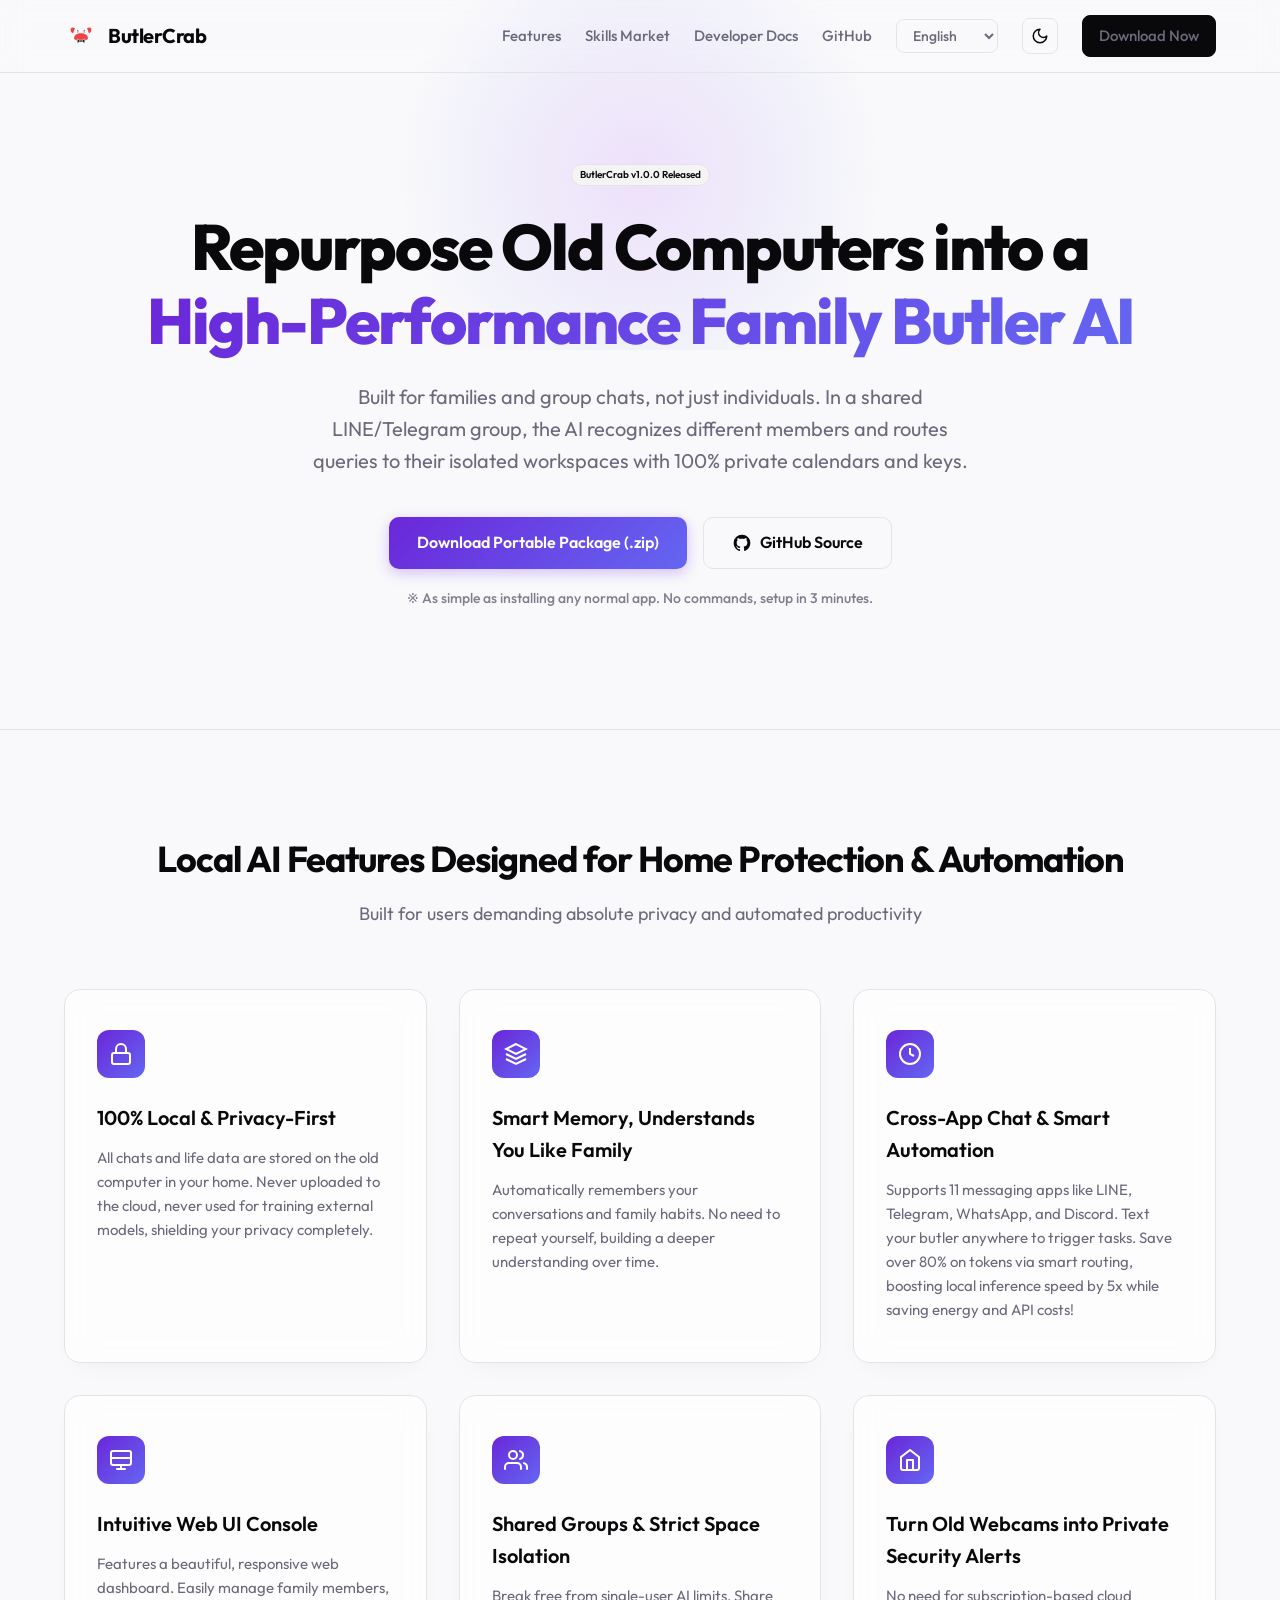
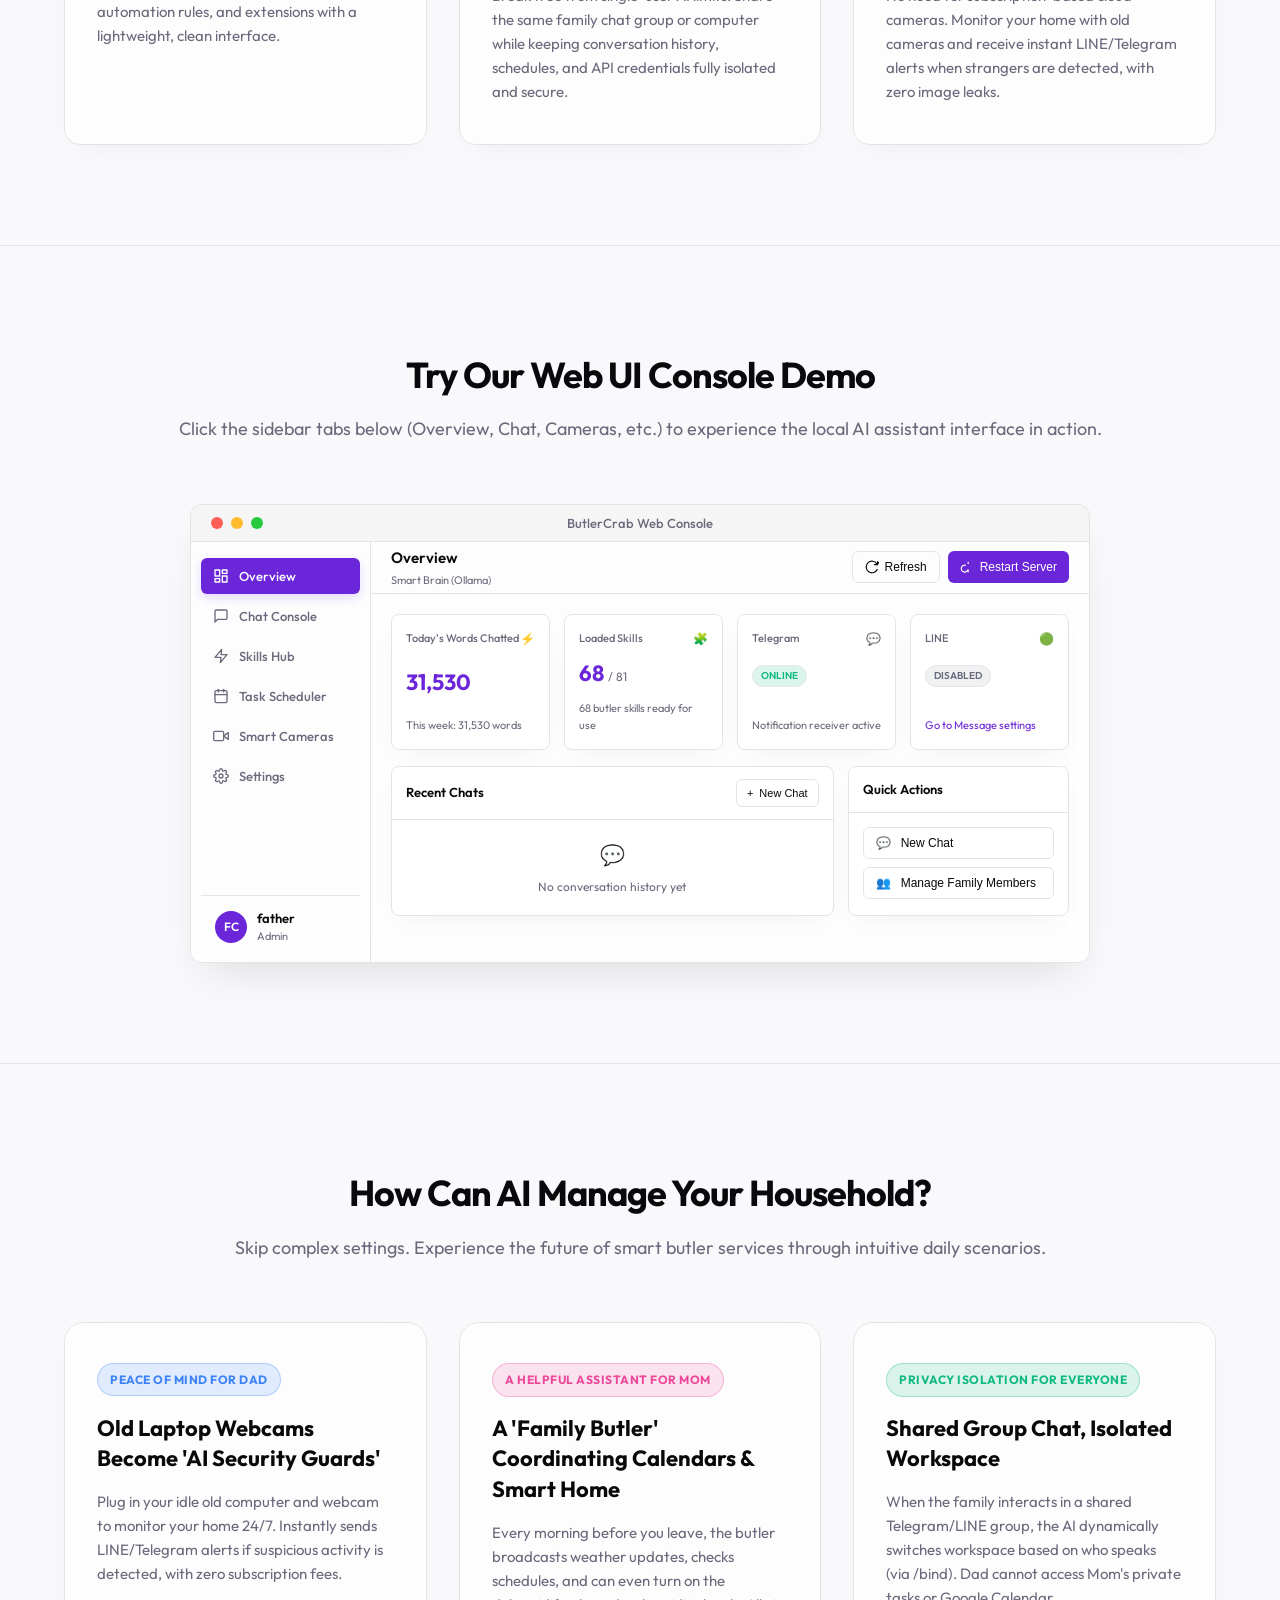
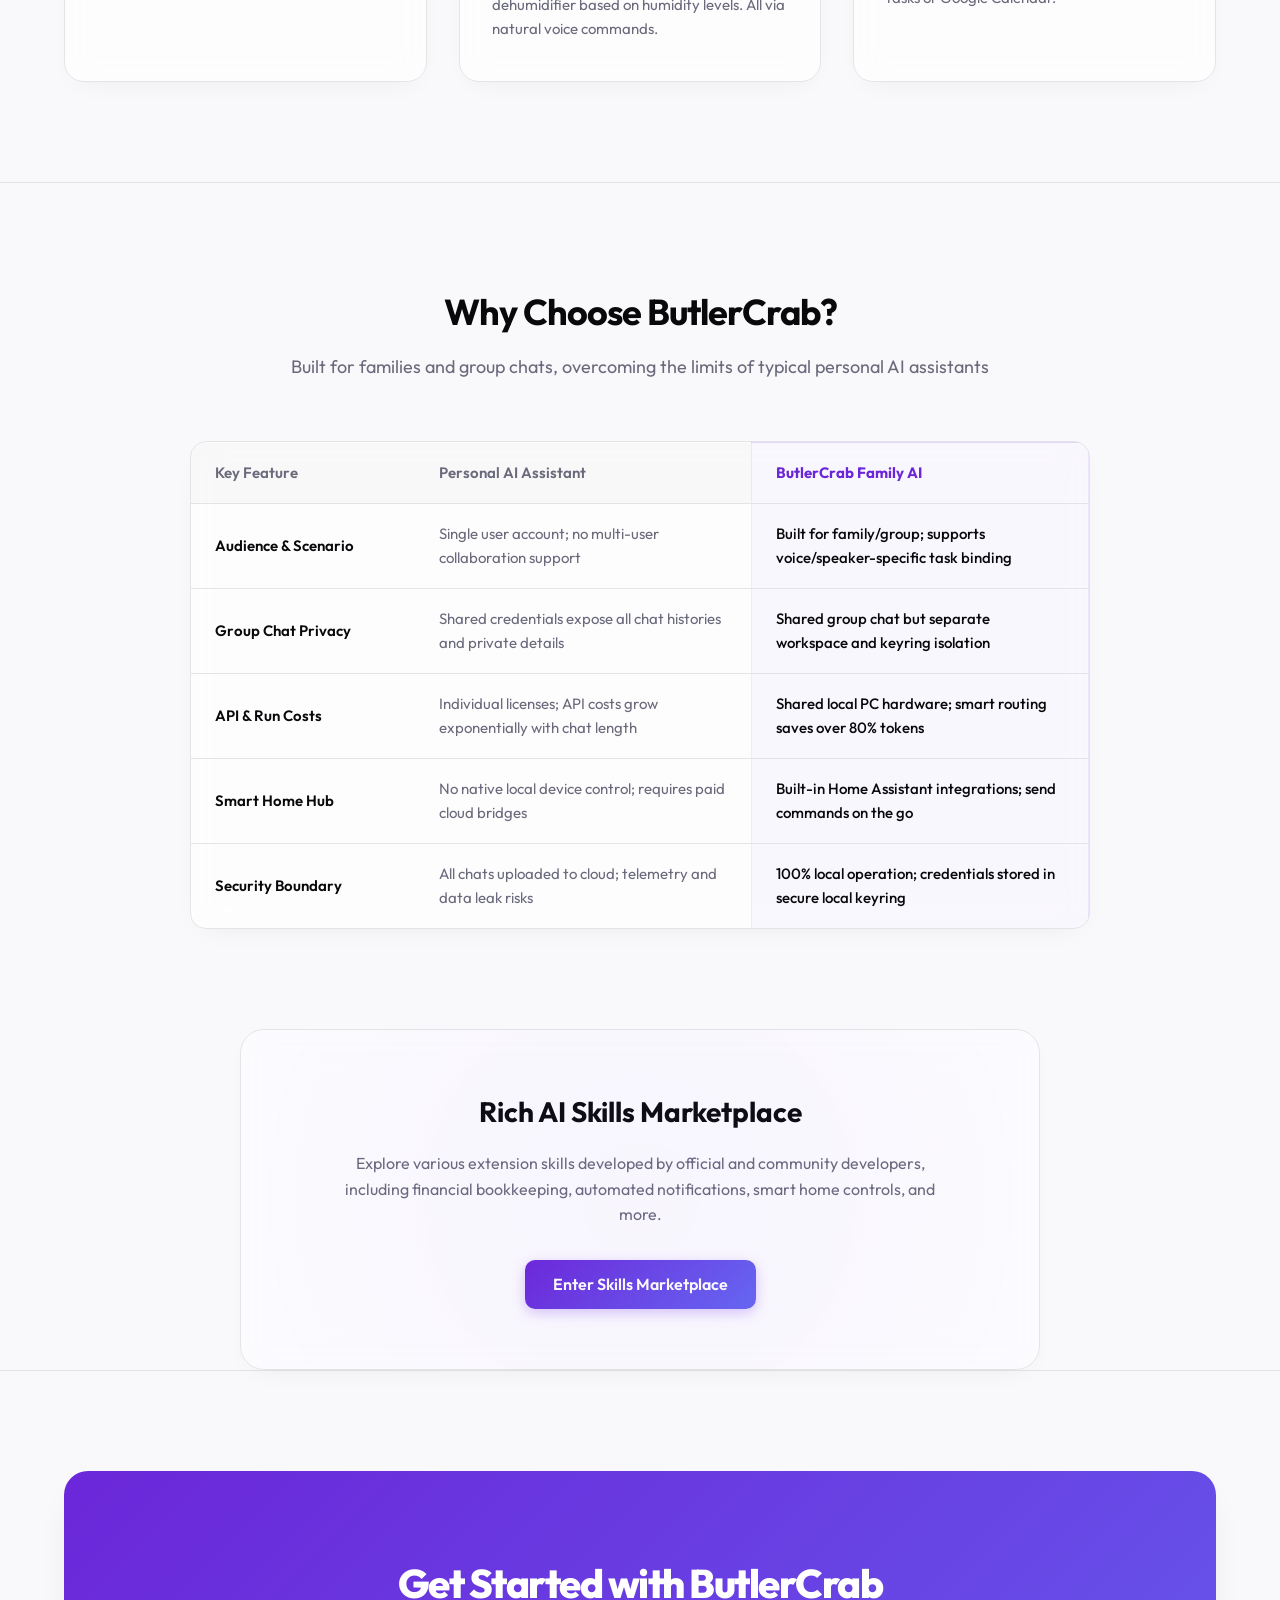
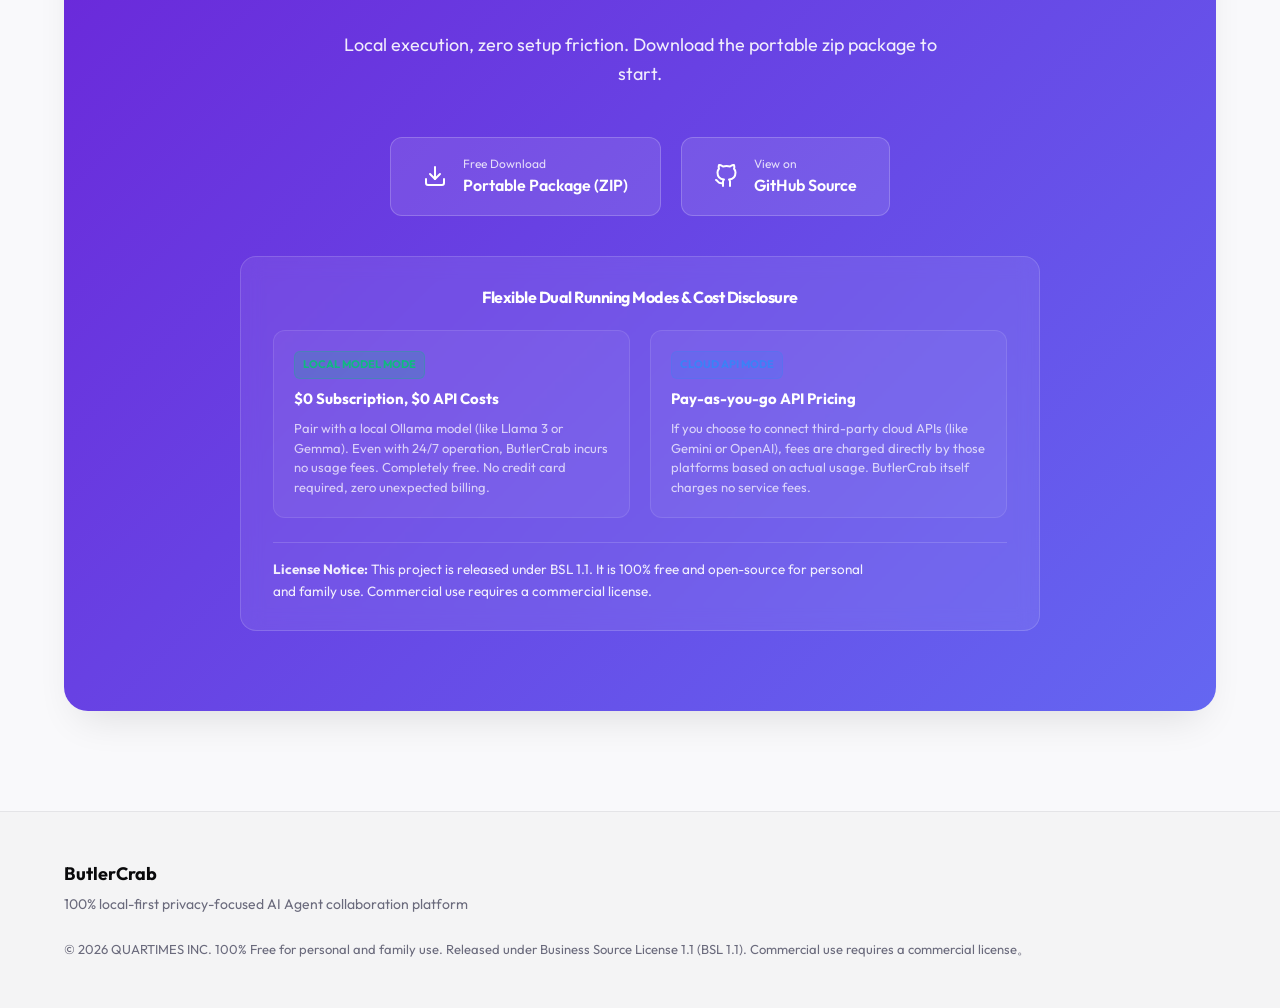
<file: index.html>
<!DOCTYPE html>
<html lang="zh-TW" data-theme="dark">

<head>
  <meta charset="UTF-8">
  <meta name="viewport" content="width=device-width, initial-scale=1.0">
  <title data-i18n="head.title">ButlerCrab — 舊電腦重生成為安全隱私的本地家庭總管 AI</title>
  <meta name="description"
    content="ButlerCrab 讓您家中的舊桌機與舊筆電重生成為 24 小時運行的安全家庭總管 AI，守護居家安全、自動打理日常瑣事，100% 本地運行保護全家隱私。">
  <link rel="icon" type="image/svg+xml" href="favicon.svg">
  <!-- Google Fonts -->
  <link rel="preconnect" href="https://fonts.googleapis.com">
  <link rel="preconnect" href="https://fonts.gstatic.com" crossorigin>
  <link
    href="https://fonts.googleapis.com/css2?family=Outfit:wght@300;400;500;600;700;800&family=JetBrains+Mono:wght@400;500;600&display=swap"
    rel="stylesheet">
  <link rel="stylesheet" href="style.css?v=1.2">
</head>

<body>

  <nav id="navbar">
    <div class="nav-container">
      <a href="#" class="logo" id="nav-logo">
        <svg class="logo-icon" viewBox="0 0 128 128" fill="none" xmlns="http://www.w3.org/2000/svg">
          <path d="M38 72 C38 48, 90 48, 90 72 C90 85, 38 85, 38 72 Z" fill="#ef4444" />
          <path d="M52 46 V50" stroke="#ef4444" stroke-width="4" stroke-linecap="round" />
          <path d="M76 46 V50" stroke="#ef4444" stroke-width="4" stroke-linecap="round" />
          <circle cx="52" cy="42" r="5" fill="#ffffff" />
          <circle cx="76" cy="42" r="5" fill="#ffffff" />
          <circle cx="52" cy="42" r="2" fill="#000000" />
          <circle cx="76" cy="42" r="2" fill="#000000" />
          <path d="M34 54 C18 46, 24 22, 42 36 C36 42, 38 48, 34 54 Z" fill="#ef4444" />
          <path d="M94 54 C110 46, 104 22, 86 36 C92 42, 90 48, 94 54 Z" fill="#ef4444" />
          <!-- Butler Bowtie -->
          <path d="M64 83 L50 75 L50 91 Z" fill="#0f172a" stroke="#ffffff" stroke-width="2" stroke-linejoin="round" />
          <path d="M64 83 L78 75 L78 91 Z" fill="#0f172a" stroke="#ffffff" stroke-width="2" stroke-linejoin="round" />
          <rect x="60" y="79" width="8" height="8" rx="2.5" fill="#1e293b" stroke="#ffffff" stroke-width="1.5" />
        </svg>
        <span>ButlerCrab</span>
      </a>

      <div class="nav-links">
        <a href="#features" id="nav-link-features" data-i18n="nav.features">功能特性</a>
        <a href="marketplace.html" id="nav-link-skills" data-i18n="nav.skills">技能市集</a>
        <a href="https://github.com" target="_blank" id="nav-link-dev" data-i18n="nav.dev_docs">開發者文件</a>
        <a href="https://github.com" target="_blank" id="nav-link-github">GitHub</a>
        <div class="lang-selector-container">
          <select id="lang-select" aria-label="選擇語言">
            <option value="zh-TW">繁體中文</option>
            <option value="en">English</option>
            <option value="ja">日本語</option>
            <option value="zh-CN">简体中文</option>
            <option value="ko">한국어</option>
            <option value="es">Español</option>
            <option value="de">Deutsch</option>
            <option value="fr">Français</option>
          </select>
        </div>
        <button id="theme-toggle" aria-label="切換主題模式">
          <!-- 太陽圖示 -->
          <svg class="sun-icon" viewBox="0 0 24 24" fill="none" stroke="currentColor" stroke-width="2"
            stroke-linecap="round" stroke-linejoin="round">
            <circle cx="12" cy="12" r="4" />
            <path
              d="M12 2v2M12 20v2M4.93 4.93l1.41 1.41M17.66 17.66l1.41 1.41M2 12h2M20 12h2M6.34 17.66l-1.41 1.41M19.07 4.93l-1.41 1.41" />
          </svg>
          <!-- 月亮圖示 -->
          <svg class="moon-icon" viewBox="0 0 24 24" fill="none" stroke="currentColor" stroke-width="2"
            stroke-linecap="round" stroke-linejoin="round">
            <path d="M12 3a6 6 0 0 0 9 9 9 9 0 1 1-9-9Z" />
          </svg>
        </button>
        <a href="#download" class="btn btn-secondary nav-cta" id="nav-btn-download" data-i18n="nav.download">立即下載</a>
      </div>
    </div>
  </nav>

  <!-- 主視覺 Hero 區域 -->
  <section id="hero">
    <div class="hero-glow"></div>
    <div class="container hero-container">
      <div class="badge" id="hero-badge" data-i18n="hero.badge">ButlerCrab v1.0.0 正式發布</div>
      <h1 id="hero-title" data-i18n="hero.title">家裡舊電腦重生成為<br><span class="gradient-text">全家群組隨身的 AI 智慧管家</span></h1>
      <p class="hero-subtitle" id="hero-subtitle" data-i18n="hero.subtitle">
        您的舊桌機、舊筆電就是 24 小時智慧大總管。無需昂貴顯示卡，免訂閱費，在保障 100% 隱私的安全防線下，為全家人守護居家安全、自動打理日常瑣事。
      </p>

      <div class="cta-group">
        <a href="#download" class="btn btn-primary" id="hero-btn-download" data-i18n="hero.btnDownload">免費下載安裝包</a>
        <a href="https://github.com/butlercrab/butlercrab" target="_blank" class="btn btn-outline" id="hero-btn-github">
          <svg viewBox="0 0 24 24" width="20" height="20" fill="currentColor">
            <path
              d="M12 2A10 10 0 0 0 2 12c0 4.42 2.87 8.17 6.84 9.5.5.08.66-.23.66-.5v-1.69c-2.77.6-3.36-1.34-3.36-1.34-.46-1.16-1.11-1.47-1.11-1.47-.9-.62.07-.6.07-.6 1 .07 1.53 1.03 1.53 1.03.9 1.52 2.34 1.07 2.91.83.09-.65.35-1.09.63-1.34-2.22-.25-4.55-1.11-4.55-4.92 0-1.11.38-2 1.03-2.71-.1-.25-.45-1.29.1-2.64 0 0 .84-.27 2.75 1.02.79-.22 1.65-.33 2.5-.33.85 0 1.71.11 2.5.33 1.91-1.29 2.75-1.02 2.75-1.02.55 1.35.2 2.39.1 2.64.65.71 1.03 1.6 1.03 2.71 0 3.82-2.34 4.66-4.57 4.91.36.31.69.92.69 1.85V21c0 .27.16.59.67.5C19.14 20.16 22 16.42 22 12A10 10 0 0 0 12 2z" />
          </svg>
          <span data-i18n="hero.btnGithub">GitHub 原始碼</span>
        </a>
      </div>
      <p class="cta-hint" data-i18n="hero.ctaHint">※ 像安裝一般軟體一樣簡單，3 分鐘內完成設定，免敲任何指令</p>
    </div>
  </section>

  <!-- 功能特性 Section -->
  <section id="features">
    <div class="container">
      <div class="section-header">
        <h2 data-i18n="features.title">強大的本地 AI 功能特性</h2>
        <p data-i18n="features.desc">為追求極致隱私與自動化生產力的使用者而設計</p>
      </div>

      <div class="features-grid">
        <!-- 卡片 1 -->
        <div class="feature-card" id="feature-card-privacy">
          <div class="feature-icon">
            <svg viewBox="0 0 24 24" fill="none" stroke="currentColor" stroke-width="2">
              <rect x="3" y="11" width="18" height="11" rx="2" ry="2" />
              <path d="M7 11V7a5 5 0 0 1 10 0v4" />
            </svg>
          </div>
          <h3 data-i18n="features.f1.title">100% 本地與隱私優先</h3>
          <p data-i18n="features.f1.desc">所有對話、知識庫與排程任務皆在您的本地設備處理。零遙測數據上傳，無須擔心敏感個資與商業機密外洩。</p>
        </div>

        <!-- 卡片 2 -->
        <div class="feature-card" id="feature-card-graphrag">
          <div class="feature-icon">
            <svg viewBox="0 0 24 24" fill="none" stroke="currentColor" stroke-width="2">
              <path d="M12 2L2 7l10 5 10-5-10-5zM2 17l10 5 10-5M2 12l10 5 10-5" />
            </svg>
          </div>
          <h3 data-i18n="features.f2.title">超強記性，像家人一樣懂你</h3>
          <p data-i18n="features.f2.desc">自動記住您說過的每一句話與家庭習慣，不需要每次重複解釋，對話越久越有默契。</p>
        </div>

        <!-- 卡片 3 -->
        <div class="feature-card" id="feature-card-scheduler">
          <div class="feature-icon">
            <svg viewBox="0 0 24 24" fill="none" stroke="currentColor" stroke-width="2">
              <circle cx="12" cy="12" r="10" />
              <polyline points="12 6 12 12 16 14" />
            </svg>
          </div>
          <h3 data-i18n="features.f3.title">跨平台對話與智慧自動化</h3>
          <p data-i18n="features.f3.desc">支援 LINE、Telegram、WhatsApp、Discord 等 11 種常用通訊軟體，出門在外傳訊即可隨身控管總管。搭配獨家工具路由技術，可節省 80% 以上 Token 消耗，使本地推理速度提升 5 倍，且省電省錢！</p>
        </div>

        <!-- 卡片 4 -->
        <div class="feature-card" id="feature-card-webui">
          <div class="feature-icon">
            <svg viewBox="0 0 24 24" fill="none" stroke="currentColor" stroke-width="2" stroke-linecap="round"
              stroke-linejoin="round">
              <rect x="2" y="3" width="20" height="14" rx="2" ry="2" />
              <line x1="2" y1="10" x2="22" y2="10" />
              <line x1="8" y1="21" x2="16" y2="21" />
              <line x1="12" y1="17" x2="12" y2="21" />
            </svg>
          </div>
          <h3 data-i18n="features.f4.title">直覺式 Web UI 控制台</h3>
          <p data-i18n="features.f4.desc">提供精緻的響應式 Web 操作介面。支援輕量級極簡設定，輕鬆配置家庭成員、智慧連動與下載擴充技能。</p>
        </div>

        <!-- 卡片 5 -->
        <div class="feature-card" id="feature-card-multiuser">
          <div class="feature-icon">
            <svg viewBox="0 0 24 24" fill="none" stroke="currentColor" stroke-width="2" stroke-linecap="round"
              stroke-linejoin="round">
              <path d="M17 21v-2a4 4 0 0 0-4-4H5a4 4 0 0 0-4 4v2" />
              <circle cx="9" cy="7" r="4" />
              <path d="M23 21v-2a4 4 0 0 0-3-3.87" />
              <path d="M16 3.13a4 4 0 0 1 0 7.75" />
            </svg>
          </div>
          <h3 data-i18n="features.f5.title">多用戶工作空間隔離</h3>
          <p data-i18n="features.f5.desc">具備完善的用戶管理機制。在同台本機設備上，不同使用者擁有獨立的授權憑證、任務目錄與歷史對話隔離空間。</p>
        </div>

        <!-- 卡片 6 -->
        <div class="feature-card" id="feature-card-smarthome">
          <div class="feature-icon">
            <svg viewBox="0 0 24 24" fill="none" stroke="currentColor" stroke-width="2" stroke-linecap="round"
              stroke-linejoin="round">
              <path d="M3 9l9-7 9 7v11a2 2 0 0 1-2 2H5a2 2 0 0 1-2-2z" />
              <polyline points="9 22 9 12 15 12 15 22" />
            </svg>
          </div>
          <h3 data-i18n="features.f6.title">舊視訊鏡頭變身隱私安全警報器</h3>
          <p data-i18n="features.f6.desc">免買訂閱制雲端攝影機，利用家裡舊鏡頭進行安全警戒，發現陌生人徘徊時即時傳送 LINE/Telegram 警報。</p>
        </div>
      </div>
    </div>
  </section>

  <!-- 終端機模擬操作展示區 -->
  <section id="demo-preview">
    <div class="container">
      <div class="section-header">
        <h2 data-i18n="demo.title">親自體驗 Web UI 控制台</h2>
        <p data-i18n="demo.subtitle">在下方模擬控制面板中點選切換分頁（總覽、即時對話、安全監控等），親自感受本地 AI 助理的流暢操作。</p>
      </div>
      <div class="window-frame">
        <div class="window-header">
          <div class="window-buttons">
            <span class="win-btn win-close"></span>
            <span class="win-btn win-minimize"></span>
            <span class="win-btn win-maximize"></span>
          </div>
          <div class="window-title">ButlerCrab Web Console</div>
        </div>
        <div class="window-body">
          <!-- Left Sidebar -->
          <div class="webui-sidebar">
            <div class="webui-sidebar-menu">
              <div class="webui-sidebar-item active" data-tab="overview" title="Overview">
                <svg viewBox="0 0 24 24" fill="none" stroke="currentColor" stroke-width="2" stroke-linecap="round" stroke-linejoin="round">
                  <rect x="3" y="3" width="7" height="9"></rect>
                  <rect x="14" y="3" width="7" height="5"></rect>
                  <rect x="14" y="12" width="7" height="9"></rect>
                  <rect x="3" y="16" width="7" height="5"></rect>
                </svg>
                <span data-i18n="mockup.sidebar.overview">總覽</span>
              </div>
              <div class="webui-sidebar-item" data-tab="chat" title="Chat">
                <svg viewBox="0 0 24 24" fill="none" stroke="currentColor" stroke-width="2" stroke-linecap="round" stroke-linejoin="round">
                  <path d="M21 15a2 2 0 0 1-2 2H7l-4 4V5a2 2 0 0 1 2-2h14a2 2 0 0 1 2 2z"></path>
                </svg>
                <span data-i18n="mockup.sidebar.chat">即時對話</span>
              </div>
              <div class="webui-sidebar-item" data-tab="skills" title="Skills Hub">
                <svg viewBox="0 0 24 24" fill="none" stroke="currentColor" stroke-width="2" stroke-linecap="round" stroke-linejoin="round">
                  <polygon points="13 2 3 14 12 14 11 22 21 10 12 10 13 2"></polygon>
                </svg>
                <span data-i18n="mockup.sidebar.skills">技能市集</span>
              </div>
              <div class="webui-sidebar-item" data-tab="scheduler" title="Task Scheduler">
                <svg viewBox="0 0 24 24" fill="none" stroke="currentColor" stroke-width="2" stroke-linecap="round" stroke-linejoin="round">
                  <rect x="3" y="4" width="18" height="18" rx="2" ry="2"></rect>
                  <line x1="16" y1="2" x2="16" y2="6"></line>
                  <line x1="8" y1="2" x2="8" y2="6"></line>
                  <line x1="3" y1="10" x2="21" y2="10"></line>
                </svg>
                <span data-i18n="mockup.sidebar.scheduler">任務排程</span>
              </div>
              <div class="webui-sidebar-item" data-tab="cameras" title="Smart Cameras">
                <svg viewBox="0 0 24 24" fill="none" stroke="currentColor" stroke-width="2" stroke-linecap="round" stroke-linejoin="round">
                  <path d="M23 7l-7 5 7 5V7z"></path>
                  <rect x="1" y="5" width="15" height="14" rx="2" ry="2"></rect>
                </svg>
                <span data-i18n="mockup.sidebar.cameras">安全監控</span>
              </div>
              <div class="webui-sidebar-item" data-tab="settings" title="Settings">
                <svg viewBox="0 0 24 24" fill="none" stroke="currentColor" stroke-width="2" stroke-linecap="round" stroke-linejoin="round">
                  <circle cx="12" cy="12" r="3"></circle>
                  <path d="M19.4 15a1.65 1.65 0 0 0 .33 1.82l.06.06a2 2 0 1 1-2.83 2.83l-.06-.06a1.65 1.65 0 0 0-1.82-.33 1.65 1.65 0 0 0-1 1.51V21a2 2 0 0 1-4 0v-.09A1.65 1.65 0 0 0 9 19.4a1.65 1.65 0 0 0-1.82.33l-.06.06a2 2 0 1 1-2.83-2.83l.06-.06a1.65 1.65 0 0 0 .33-1.82 1.65 1.65 0 0 0-1.51-1H3a2 2 0 0 1 0-4h.09A1.65 1.65 0 0 0 4.6 9a1.65 1.65 0 0 0-.33-1.82l-.06-.06a2 2 0 1 1 2.83-2.83l.06.06a1.65 1.65 0 0 0 1.82.33H9a1.65 1.65 0 0 0 1-1.51V3a2 2 0 0 1 4 0v.09a1.65 1.65 0 0 0 1 1.51 1.65 1.65 0 0 0 1.82-.33l.06-.06a2 2 0 1 1 2.83 2.83l-.06.06a1.65 1.65 0 0 0-.33 1.82V9a1.65 1.65 0 0 0 1.51 1H21a2 2 0 0 1 0 4h-.09a1.65 1.65 0 0 0-1.51 1z"></path>
                </svg>
                <span data-i18n="mockup.sidebar.settings">系統設定</span>
              </div>
            </div>
            <div class="webui-sidebar-profile">
              <div class="profile-avatar">FC</div>
              <div class="profile-info">
                <div class="profile-name">father</div>
                <div class="profile-role" data-i18n="mockup.profile.admin">管理員</div>
              </div>
            </div>
          </div>

          <!-- Main Panel -->
          <div class="webui-main">
            <!-- Header -->
            <div class="webui-header">
              <div class="webui-header-title">
                <span id="webui-active-tab-title" data-i18n="mockup.sidebar.overview">總覽</span>
                <span class="webui-header-model" data-i18n="mockup.header.model">進階智慧大腦 (Ollama)</span>
              </div>
              <div class="webui-header-actions">
                <button class="webui-btn webui-btn-outline" id="webui-refresh-btn">
                  <svg viewBox="0 0 24 24" width="14" height="14" fill="none" stroke="currentColor" stroke-width="2"><path d="M21.5 2v6h-6M21.34 15.57a10 10 0 1 1-.57-8.38l5.67-5.67"/></svg>
                  <span data-i18n="mockup.header.refresh">重新整理</span>
                </button>
                <button class="webui-btn webui-btn-primary" id="webui-restart-btn">
                  <svg viewBox="0 0 24 24" width="14" height="14" fill="none" stroke="currentColor" stroke-width="2"><path d="M10.18 9A6 6 0 1 0 14 16.18V21M14 3v4"/></svg>
                  <span data-i18n="mockup.header.restart">重啟服務</span>
                </button>
              </div>
            </div>

            <!-- Tab Contents -->
            <div class="webui-body">
              
              <!-- Tab: Overview -->
              <div class="webui-tab-content active" id="tab-overview">
                <div class="overview-grid">
                  <div class="overview-card">
                    <div class="card-header">
                      <span class="card-title" data-i18n="mockup.overview.tokens">今日 Token 用量</span>
                      <span class="card-icon">⚡</span>
                    </div>
                    <div class="card-value">31,530</div>
                    <div class="card-desc" data-i18n="mockup.overview.tokens_sub">本週累計：31,530</div>
                  </div>
                  <div class="overview-card">
                    <div class="card-header">
                      <span class="card-title" data-i18n="mockup.overview.skills">已載入技能</span>
                      <span class="card-icon">🧩</span>
                    </div>
                    <div class="card-value">68 <span class="card-value-total">/ 81</span></div>
                    <div class="card-desc" data-i18n="mockup.overview.skills_sub">已載入 68 項智慧生活技能</div>
                  </div>
                  <div class="overview-card">
                    <div class="card-header">
                      <span class="card-title">Telegram</span>
                      <span class="card-icon">💬</span>
                    </div>
                    <div class="card-value"><span class="badge badge-green" data-i18n="mockup.overview.online">已啟用</span></div>
                    <div class="card-desc" data-i18n="mockup.overview.telegram_sub">長輪詢模式執行中</div>
                  </div>
                  <div class="overview-card">
                    <div class="card-header">
                      <span class="card-title">LINE</span>
                      <span class="card-icon">🟢</span>
                    </div>
                    <div class="card-value"><span class="badge badge-gray" data-i18n="mockup.overview.disabled">未啟用</span></div>
                    <div class="card-desc"><a href="#" class="card-link" data-i18n="mockup.overview.line_sub">前往 Channels 設定</a></div>
                  </div>
                </div>

                <div class="overview-row-2">
                  <div class="dashboard-panel panel-chats">
                    <div class="panel-header">
                      <span class="panel-title" data-i18n="mockup.overview.recent_chats">近期對話</span>
                      <button class="webui-btn webui-btn-outline webui-btn-sm">+ <span data-i18n="mockup.overview.new_chat">開啟對話</span></button>
                    </div>
                    <div class="panel-body">
                      <div class="empty-state">
                        <span class="empty-icon">💬</span>
                        <span class="empty-text" data-i18n="mockup.overview.no_history">尚無歷史對話記錄</span>
                      </div>
                    </div>
                  </div>
                  <div class="dashboard-panel panel-actions">
                    <div class="panel-header">
                      <span class="panel-title" data-i18n="mockup.overview.quick_actions">快速操作</span>
                    </div>
                    <div class="panel-body actions-list">
                      <button class="action-btn-item">
                        <span>💬</span>
                        <span data-i18n="mockup.overview.new_chat">開啟對話</span>
                      </button>
                      <button class="action-btn-item">
                        <span>👥</span>
                        <span data-i18n="mockup.overview.manage_family">管理家庭成員</span>
                      </button>
                    </div>
                  </div>
                </div>
              </div>

              <!-- Tab: Chat -->
              <div class="webui-tab-content" id="tab-chat">
                <div class="webui-chat">
                  <!-- User message -->
                  <div class="chat-bubble chat-bubble-user terminal-line">
                    <span data-i18n="terminal.userQuery">"檢查我明天的 Google 日曆，如果有會面，請在會前一小時通知我，並開啟智慧空調。"</span>
                  </div>

                  <!-- Butler response -->
                  <div class="chat-bubble chat-bubble-agent terminal-line">
                    <p style="font-weight: 600; margin-bottom: 8px;">ButlerCrab:</p>
                    <p data-i18n="mockup.chat.response">已為您規劃並排定以下任務工作流：</p>
                    
                    <div class="agent-steps">
                      <div class="step-item">
                        <svg viewBox="0 0 24 24" fill="none" stroke="currentColor" stroke-width="2.5" stroke-linecap="round" stroke-linejoin="round">
                          <polyline points="20 6 9 17 4 12"/>
                        </svg>
                        <span data-i18n="mockup.chat.step1">查詢本地 Google Calendar 行程庫 (成功，尋獲 1 個會面「ButlerCrab Sync」)</span>
                      </div>
                      <div class="step-item">
                        <svg viewBox="0 0 24 24" fill="none" stroke="currentColor" stroke-width="2.5" stroke-linecap="round" stroke-linejoin="round">
                          <polyline points="20 6 9 17 4 12"/>
                        </svg>
                        <span data-i18n="mockup.chat.step2">設定桌面通知排程 (成功，預定於 08:00 AM 發送提醒)</span>
                      </div>
                      <div class="step-item">
                        <svg viewBox="0 0 24 24" fill="none" stroke="currentColor" stroke-width="2.5" stroke-linecap="round" stroke-linejoin="round">
                          <polyline points="20 6 9 17 4 12"/>
                        </svg>
                        <span data-i18n="mockup.chat.step3">調用 smart_home.turn_on_ac 工具 (設定溫度為 24°C，執行成功)</span>
                      </div>
                    </div>
                  </div>

                  <!-- Active Status / Standby -->
                  <div class="step-item pending terminal-line-active" style="padding-left: 10px;">
                    <svg viewBox="0 0 24 24" fill="none" stroke="currentColor" stroke-width="2" stroke-linecap="round" stroke-linejoin="round" style="width: 16px; height: 16px; margin-right: 8px;">
                      <line x1="12" y1="2" x2="12" y2="6"/>
                      <line x1="12" y1="18" x2="12" y2="22"/>
                      <line x1="4.93" y1="4.93" x2="7.76" y2="7.76"/>
                      <line x1="16.24" y1="16.24" x2="19.07" y2="19.07"/>
                      <line x1="2" y1="12" x2="6" y2="12"/>
                      <line x1="18" y1="12" x2="22" y2="12"/>
                      <line x1="4.93" y1="19.07" x2="7.76" y2="16.24"/>
                      <line x1="16.24" y1="7.76" x2="19.07" y2="4.93"/>
                    </svg>
                    <span data-i18n="terminal.listening" style="font-weight: 500;">ButlerCrab 已就緒，隨時待命...</span>
                  </div>
                </div>
              </div>

              <!-- Tab: Skills -->
              <div class="webui-tab-content" id="tab-skills">
                <div class="skills-hub-header">
                  <p data-i18n="mockup.skills.desc">管理已安裝技能，或從市集安裝社群技能。技能說明將自動注入 AI 系統提示詞中。</p>
                  <div class="skills-hub-actions">
                    <span class="badge badge-accent" data-i18n="mockup.skills.installed">已安裝 (81)</span>
                    <button class="webui-btn webui-btn-outline webui-btn-sm" data-i18n="mockup.skills.marketplace">技能市集</button>
                  </div>
                </div>
                <div class="skills-hub-grid">
                  <div class="skill-item-card">
                    <div class="skill-card-top">
                      <div class="skill-card-meta">
                        <span class="skill-icon">🔒</span>
                        <span class="skill-card-name">1password</span>
                      </div>
                      <label class="switch-toggle">
                        <input type="checkbox" checked>
                        <span class="slider"></span>
                      </label>
                    </div>
                    <p class="skill-card-desc" data-i18n="mockup.skills.1password">串接 1Password CLI 進行單一登入與安全金鑰防護。</p>
                    <span class="badge-tag tag-prompt">PROMPT</span>
                  </div>
                  <div class="skill-item-card">
                    <div class="skill-card-top">
                      <div class="skill-card-meta">
                        <span class="skill-icon">📝</span>
                        <span class="skill-card-name">apple-notes</span>
                      </div>
                      <label class="switch-toggle">
                        <input type="checkbox">
                        <span class="slider"></span>
                      </label>
                    </div>
                    <p class="skill-card-desc" data-i18n="mockup.skills.applenotes">讀取、建立與管理 macOS 本地備忘錄資料。</p>
                    <span class="badge-tag tag-prompt">PROMPT</span>
                  </div>
                  <div class="skill-item-card">
                    <div class="skill-card-top">
                      <div class="skill-card-meta">
                        <span class="skill-icon">🌐</span>
                        <span class="skill-card-name">blogwatcher</span>
                      </div>
                      <label class="switch-toggle">
                        <input type="checkbox" checked>
                        <span class="slider"></span>
                      </label>
                    </div>
                    <p class="skill-card-desc" data-i18n="mockup.skills.blogwatcher">監聽指定的 RSS/Atom 訂閱源，自動摘要並推送通知。</p>
                    <span class="badge-tag tag-prompt">PROMPT</span>
                  </div>
                  <div class="skill-item-card">
                    <div class="skill-card-top">
                      <div class="skill-card-meta">
                        <span class="skill-icon">🔊</span>
                        <span class="skill-card-name">blucli</span>
                      </div>
                      <label class="switch-toggle">
                        <input type="checkbox" checked>
                        <span class="slider"></span>
                      </label>
                    </div>
                    <p class="skill-card-desc" data-i18n="mockup.skills.blucli">整合 BluOS 音響設備，調整音量與播放群組設定。</p>
                    <span class="badge-tag tag-prompt">PROMPT</span>
                  </div>
                  <div class="skill-item-card">
                    <div class="skill-card-top">
                      <div class="skill-card-meta">
                        <span class="skill-icon">🧮</span>
                        <span class="skill-card-name">calculator</span>
                      </div>
                      <label class="switch-toggle">
                        <input type="checkbox" checked>
                        <span class="slider"></span>
                      </label>
                    </div>
                    <p class="skill-card-desc" data-i18n="mockup.skills.calculator">執行本地的高級算術與複雜代數公式計算。</p>
                    <div class="tag-row">
                      <span class="badge-tag tag-builtin">BUILT-IN</span>
                      <span class="badge-tag tag-tool">TOOL</span>
                    </div>
                  </div>
                  <div class="skill-item-card">
                    <div class="skill-card-top">
                      <div class="skill-card-meta">
                        <span class="skill-icon">📷</span>
                        <span class="skill-card-name">camsnap</span>
                      </div>
                      <label class="switch-toggle">
                        <input type="checkbox" checked>
                        <span class="slider"></span>
                      </label>
                    </div>
                    <p class="skill-card-desc" data-i18n="mockup.skills.camsnap">捕捉 RTSP/ONVIF 本地串流相機畫面作為 YOLO 輸入。</p>
                    <span class="badge-tag tag-tool">TOOL</span>
                  </div>
                </div>
              </div>

              <!-- Tab: Scheduler -->
              <div class="webui-tab-content" id="tab-scheduler">
                <div class="scheduler-container">
                  <div class="scheduler-intro">
                    <p data-i18n="mockup.scheduler.desc">設定本地端背景排程，在特定時間或滿足特定事件觸發條件時，自動喚醒 Agent 執行任務。</p>
                  </div>
                  <div class="scheduler-table">
                    <div class="table-header">
                      <span class="col-task" data-i18n="mockup.scheduler.col_task">排程工作名稱</span>
                      <span class="col-trigger" data-i18n="mockup.scheduler.col_trigger">觸發機制</span>
                      <span class="col-status" data-i18n="mockup.scheduler.col_status">運行狀態</span>
                    </div>
                    <div class="table-body">
                      <div class="table-row">
                        <span class="col-task">Google Calendar Sync</span>
                        <span class="col-trigger" data-i18n="mockup.scheduler.every10">每 10 分鐘</span>
                        <span class="col-status"><span class="badge badge-green" data-i18n="mockup.scheduler.active">進行中</span></span>
                      </div>
                      <div class="table-row">
                        <span class="col-task">AC Morning Pre-cool</span>
                        <span class="col-trigger" data-i18n="mockup.scheduler.monfri">週一至週五 08:00 AM</span>
                        <span class="col-status"><span class="badge badge-green" data-i18n="mockup.scheduler.active">進行中</span></span>
                      </div>
                      <div class="table-row">
                        <span class="col-task">Desktop Event Notifier</span>
                        <span class="col-trigger" data-i18n="mockup.scheduler.event1hr">會面開始前 1 小時</span>
                        <span class="col-status"><span class="badge badge-green" data-i18n="mockup.scheduler.active">進行中</span></span>
                      </div>
                    </div>
                  </div>
                </div>
              </div>

              <!-- Tab: Cameras -->
              <div class="webui-tab-content" id="tab-cameras">
                <div class="cameras-container">
                  <div class="cameras-intro">
                    <p data-i18n="mockup.cameras.desc">管理您家中的 IP 相機與 USB 鏡頭。所有電腦視覺辨識（如 OpenCV YOLO）皆於本地邊緣端運行，隱私憑證以 AES 加密鎖定於系統金鑰庫。</p>
                    <div class="cameras-actions">
                      <button class="webui-btn webui-btn-outline webui-btn-sm" data-i18n="mockup.cameras.register">手動註冊相機</button>
                      <button class="webui-btn webui-btn-primary webui-btn-sm" data-i18n="mockup.cameras.scan">掃描區域網路</button>
                    </div>
                  </div>
                  <div class="cameras-grid">
                    <div class="camera-card">
                      <div class="camera-feed-container feed-dark">
                        <div class="play-btn">▶</div>
                        <div class="edge-text" data-i18n="mockup.cameras.edge_text">本地晶片加速中</div>
                        <div class="feed-resolution" data-i18n="mockup.cameras.feed_resolution">畫質：高畫質 1080p · USB 鏡頭</div>
                      </div>
                      <div class="camera-card-info">
                        <div class="camera-name-row">
                           <span class="camera-name" data-i18n="mockup.cameras.desktop">桌面</span>
                           <span class="camera-id">1:0</span>
                        </div>
                        <div class="camera-meta-grid">
                          <div>
                            <span class="meta-label" data-i18n="mockup.cameras.protocol_label">連線協定</span>
                            <span class="meta-val" data-i18n="mockup.cameras.protocol_val">本機影音連線</span>
                          </div>
                          <div>
                            <span class="meta-label" data-i18n="mockup.cameras.protection">憑證防護</span>
                            <span class="meta-val text-green" data-i18n="mockup.cameras.protection_val">🔒 已儲存於本機安全防護鎖中</span>
                          </div>
                        </div>
                        <div class="camera-toggle-row">
                          <label class="switch-toggle-sm">
                            <input type="checkbox" checked>
                            <span class="slider-sm"></span>
                          </label>
                          <span class="toggle-label" data-i18n="mockup.cameras.bg_guard">啟用背景警戒</span>
                        </div>
                      </div>
                    </div>
                    <div class="camera-card">
                      <div class="camera-feed-container">
                        <img src="camera_preview.jpg" alt="NB Camera Feed" class="camera-feed-img" id="nb-camera-feed">
                        <div class="feed-timestamp" id="camera-timestamp">2026-06-10 14:40:51</div>
                        <div class="feed-live-badge">LIVE</div>
                      </div>
                      <div class="camera-card-info">
                        <div class="camera-name-row">
                          <span class="camera-name" data-i18n="mockup.cameras.nb">NB鏡頭</span>
                          <span class="camera-id">0:0</span>
                        </div>
                        <div class="camera-meta-grid">
                          <div>
                            <span class="meta-label" data-i18n="mockup.cameras.protocol_label">連線協定</span>
                            <span class="meta-val" data-i18n="mockup.cameras.protocol_val">本機影音連線</span>
                          </div>
                          <div>
                            <span class="meta-label" data-i18n="mockup.cameras.protection">憑證防護</span>
                            <span class="meta-val text-green" data-i18n="mockup.cameras.protection_val">🔒 已儲存於本機安全防護鎖中</span>
                          </div>
                        </div>
                        <div class="camera-toggle-row">
                          <label class="switch-toggle-sm">
                            <input type="checkbox" checked>
                            <span class="slider-sm"></span>
                          </label>
                          <span class="toggle-label" data-i18n="mockup.cameras.bg_guard">啟用背景警戒</span>
                        </div>
                      </div>
                    </div>
                  </div>
                </div>
              </div>

              <!-- Tab: Settings -->
              <div class="webui-tab-content" id="tab-settings">
                <div class="settings-container">
                  <div class="settings-group">
                    <div class="settings-group-title" data-i18n="mockup.settings.general">一般設定</div>
                    <div class="settings-row">
                      <div class="setting-info">
                        <div class="setting-name" data-i18n="mockup.settings.device_name">裝置名稱</div>
                        <div class="setting-desc" data-i18n="mockup.settings.device_name_desc">本機運行的 Agent 節點識別稱呼。</div>
                      </div>
                      <input type="text" class="settings-input" value="Butler-01">
                    </div>
                  </div>
                  <div class="settings-group">
                    <div class="settings-group-title" data-i18n="mockup.settings.model">本地 AI 模型配置</div>
                    <div class="settings-row">
                      <div class="setting-info">
                        <div class="setting-name" data-i18n="mockup.settings.provider">預設推理引擎</div>
                        <div class="setting-desc" data-i18n="mockup.settings.provider_desc">串接本地 Ollama 推理或雲端 API 端點。</div>
                      </div>
                      <select class="settings-select">
                        <option value="ollama" data-i18n="mockup.settings.provider_local">本地免費推理 (Ollama)</option>
                        <option value="google" selected data-i18n="mockup.settings.provider_cloud">進階雲端大腦 (Gemini)</option>
                      </select>
                    </div>
                  </div>
                </div>
              </div>

            </div>
          </div>
        </div>
      </div>
    </div>
  </section>

  <!-- 家庭生活場景 Section -->
  <section id="scenarios">
    <div class="container">
      <div class="section-header">
        <h2 data-i18n="scenarios.title">AI 如何打理您的家庭生活？</h2>
        <p data-i18n="scenarios.desc">無需學習繁瑣設定，用最直覺的日常場景，體驗未來智慧管家服務</p>
      </div>
      <div class="scenarios-grid">
        <!-- 卡片一：給爸爸 (安全守護) -->
        <div class="scenario-card">
          <span class="scenario-badge badge-father" data-i18n="scenarios.card1.badge">給爸爸的安心防線</span>
          <h3 data-i18n="scenarios.card1.title">舊筆電鏡頭變身「AI 防盜警報器」</h3>
          <p data-i18n="scenarios.card1.desc">家裡閒置的舊電腦與鏡頭插上電，即可 24 小時偵測門口異狀。一旦發現陌生人徘徊，立刻發送 LINE/Telegram 警報給全家，完全不需要額外的月租監控費。</p>
        </div>
        <!-- 卡片二：給媽媽 (生活秘書) -->
        <div class="scenario-card">
          <span class="scenario-badge badge-mother" data-i18n="scenarios.card2.badge">給媽媽的貼心助手</span>
          <h3 data-i18n="scenarios.card2.title">整合日程與家電的「家庭大管家」</h3>
          <p data-i18n="scenarios.card2.desc">每天早晨出門前，主動為您播報天氣、確認家人行程，甚至能根據濕度偵測自動開啟除濕機。您只需動口，瑣事由 AI 為您串接打理。</p>
        </div>
        <!-- 卡片三：給全家 (隱私防護) -->
        <div class="scenario-card">
          <span class="scenario-badge badge-family" data-i18n="scenarios.card3.badge">給全家的隱私與隔離防線</span>
          <h3 data-i18n="scenarios.card3.title">同一個群組對話，獨立的隱私空間</h3>
          <p data-i18n="scenarios.card3.desc">全家共用同一個 LINE/Telegram 聊天群組時，管家會根據發言人身份（透過 /bind 綁定）自動切換到獨立的工作空間，爸爸存取不了媽媽的私密行程，實現完美的物理隔離。</p>
        </div>
      </div>
    </div>
  </section>

  <!-- AI Agent 對比 Section -->
  <section id="comparison">
    <div class="container">
      <div class="section-header">
        <h2 data-i18n="comparison.title">為什麼選擇 ButlerCrab？</h2>
        <p data-i18n="comparison.desc">專為全家與群組設計，打破傳統個人 AI 助理的局限性</p>
      </div>
      <div class="comparison-wrapper">
        <table class="comparison-table">
          <thead>
            <tr>
              <th data-i18n="comparison.th_feature">功能特色</th>
              <th data-i18n="comparison.th_personal">傳統個人 AI 助理</th>
              <th class="highlight" data-i18n="comparison.th_butler">ButlerCrab 家庭總管</th>
            </tr>
          </thead>
          <tbody>
            <tr>
              <td class="feature-name" data-i18n="comparison.row1.name">服務對象與場景</td>
              <td data-i18n="comparison.row1.personal">僅針對個人單一帳戶，無法多人協作</td>
              <td class="highlight" data-i18n="comparison.row1.butler">專為家庭與群組設計，支援多人語意識別與任務綁定</td>
            </tr>
            <tr>
              <td class="feature-name" data-i18n="comparison.row2.name">群組對話隱私</td>
              <td data-i18n="comparison.row2.personal">共用帳密或群組中對話與隱私全部曝露</td>
              <td class="highlight" data-i18n="comparison.row2.butler">共享同個通訊群組，個人工作空間與憑證獨立隔離</td>
            </tr>
            <tr>
              <td class="feature-name" data-i18n="comparison.row3.name">運行與 API 成本</td>
              <td data-i18n="comparison.row3.personal">多人獨立購買，且對話長度增加時 API 成本呈指數上升</td>
              <td class="highlight" data-i18n="comparison.row3.butler">共用本機電腦算力，智慧路由技術節省 80% 以上 Token 消耗</td>
            </tr>
            <tr>
              <td class="feature-name" data-i18n="comparison.row4.name">智慧家居連動</td>
              <td data-i18n="comparison.row4.personal">無法原生控制本地家電，需額外租用雲端中轉服務</td>
              <td class="highlight" data-i18n="comparison.row4.butler">內建 Home Assistant 橋接器，出門在外隨手發訊操控</td>
            </tr>
            <tr>
              <td class="feature-name" data-i18n="comparison.row5.name">資料安全防線</td>
              <td data-i18n="comparison.row5.personal">全部對話上傳雲端，面臨遙測與個資外洩風險</td>
              <td class="highlight" data-i18n="comparison.row5.butler">100% 本地運行，機密金鑰存入系統底層安全憑證庫</td>
            </tr>
          </tbody>
        </table>
      </div>
    </div>
  </section>

  <!-- 技能市集 Promo Section -->
  <section id="skills-promo">
    <div class="container">
      <div class="skills-promo-card">
        <h3 data-i18n="skills.promo.title">豐富的 AI 技能市集</h3>
        <p data-i18n="skills.promo.desc">探索由官方與社群開發的各種擴充技能。包含金融記帳、自動化通知、智慧家居控制等，無縫升級您的智慧管家能力。</p>
        <a href="marketplace.html" class="btn btn-primary" data-i18n="skills.promo.btn">進入技能市集</a>
      </div>
    </div>
  </section>

  <!-- 下載 Section -->
  <section id="download">
    <div class="container download-container">
      <div class="download-card">
        <h2 data-i18n="download.title">立即開始使用 ButlerCrab</h2>
        <p data-i18n="download.desc">本機運行，免除繁瑣設定。下載對應平台的安裝包即可開始體驗。</p>

        <div class="download-platforms">
          <a href="https://github.com/butlercrab/butlercrab/releases/latest" class="platform-btn" id="download-zip" target="_blank">
            <svg viewBox="0 0 24 24" width="24" height="24" fill="none" stroke="currentColor" stroke-width="2" stroke-linecap="round" stroke-linejoin="round">
              <path d="M21 15v4a2 2 0 0 1-2 2H5a2 2 0 0 1-2-2v-4" />
              <polyline points="7 10 12 15 17 10" />
              <line x1="12" y1="15" x2="12" y2="3" />
            </svg>
            <div>
              <span data-i18n="download.zip_span">免費下載</span>
              <strong data-i18n="download.zip_label">跨平台免安裝包 (ZIP)</strong>
            </div>
          </a>

          <a href="https://github.com/butlercrab/butlercrab" class="platform-btn" id="download-github" target="_blank">
            <svg viewBox="0 0 24 24" width="24" height="24" fill="none" stroke="currentColor" stroke-width="2" stroke-linecap="round" stroke-linejoin="round">
              <path d="M9 19c-5 1.5-5-2.5-7-3m14 6v-3.87a3.37 3.37 0 0 0-.94-2.61c3.14-.35 6.44-1.54 6.44-7A5.44 5.44 0 0 0 20 4.77 5.07 5.07 0 0 0 19.91 1S18.73.65 16 2.48a13.38 13.38 0 0 0-7 0C6.27.65 5.09 1 5.09 1A5.07 5.07 0 0 0 5 4.77a5.44 5.44 0 0 0-1.5 3.78c0 5.42 3.3 6.61 6.44 7A3.37 3.37 0 0 0 9 18.13V22" />
            </svg>
            <div>
              <span data-i18n="download.github_span">前往</span>
              <strong data-i18n="download.github_label">GitHub 原始碼</strong>
            </div>
          </a>
        </div>

        <!-- 彈性雙重運行模式與費用說明 (Pricing & Licensing Info) -->
        <div class="download-info">
          <h4 class="info-subtitle" data-i18n="download.info_pricing_subtitle">彈性的雙重運行模式與費用說明</h4>
          
          <div class="info-modes">
            <div class="info-mode-card">
              <span class="mode-badge local" data-i18n="download.mode_local_badge">本地模型模式</span>
              <strong data-i18n="download.mode_local_title">0 訂閱費、0 API 費用</strong>
              <p data-i18n="download.mode_local_desc">配合本地 Ollama 推理（如 Llama 3 或 Gemma），即便 24 小時常駐運作，ButlerCrab 也不會產生任何 AI 額外使用費，完全免費。</p>
            </div>
            
            <div class="info-mode-card">
              <span class="mode-badge cloud" data-i18n="download.mode_cloud_badge">雲端 API 模式</span>
              <strong data-i18n="download.mode_cloud_title">按需自付 API 費用（Pay-as-you-go）</strong>
              <p data-i18n="download.mode_cloud_desc">若選擇接入第三方雲端大模型（如 Gemini 或 OpenAI），費用由第三方平台按實際用量直接收取，ButlerCrab 平台本身不加收任何服務費用。</p>
            </div>
          </div>
          
          <div class="info-license-footer">
            <p>
              <strong data-i18n="download.info_license_title">授權聲明：</strong>
              <span data-i18n="download.info_license_desc">本專案採用 BSL 1.1 授權，對個人、家庭與非商業用途完全免費且開放原始碼，商業用途請聯絡取得授權。</span>
            </p>
          </div>
        </div>
      </div>
    </div>
  </section>

  <!-- 頁尾 -->
  <footer>
    <div class="container footer-container">
      <div class="footer-brand">
        <span class="brand-name">ButlerCrab</span>
        <p data-i18n="footer.desc">100% 本地運行的隱私優先 AI Agent 協作平台</p>
      </div>
      <div class="footer-copyright" data-i18n="footer.copyright">
        © 2026 QUARTIMES INC. 基於 BSL 1.1 授權協議釋出。
      </div>
    </div>
  </footer>



  <script src="app.js?v=1.3"></script>
</body>

</html>
</file>
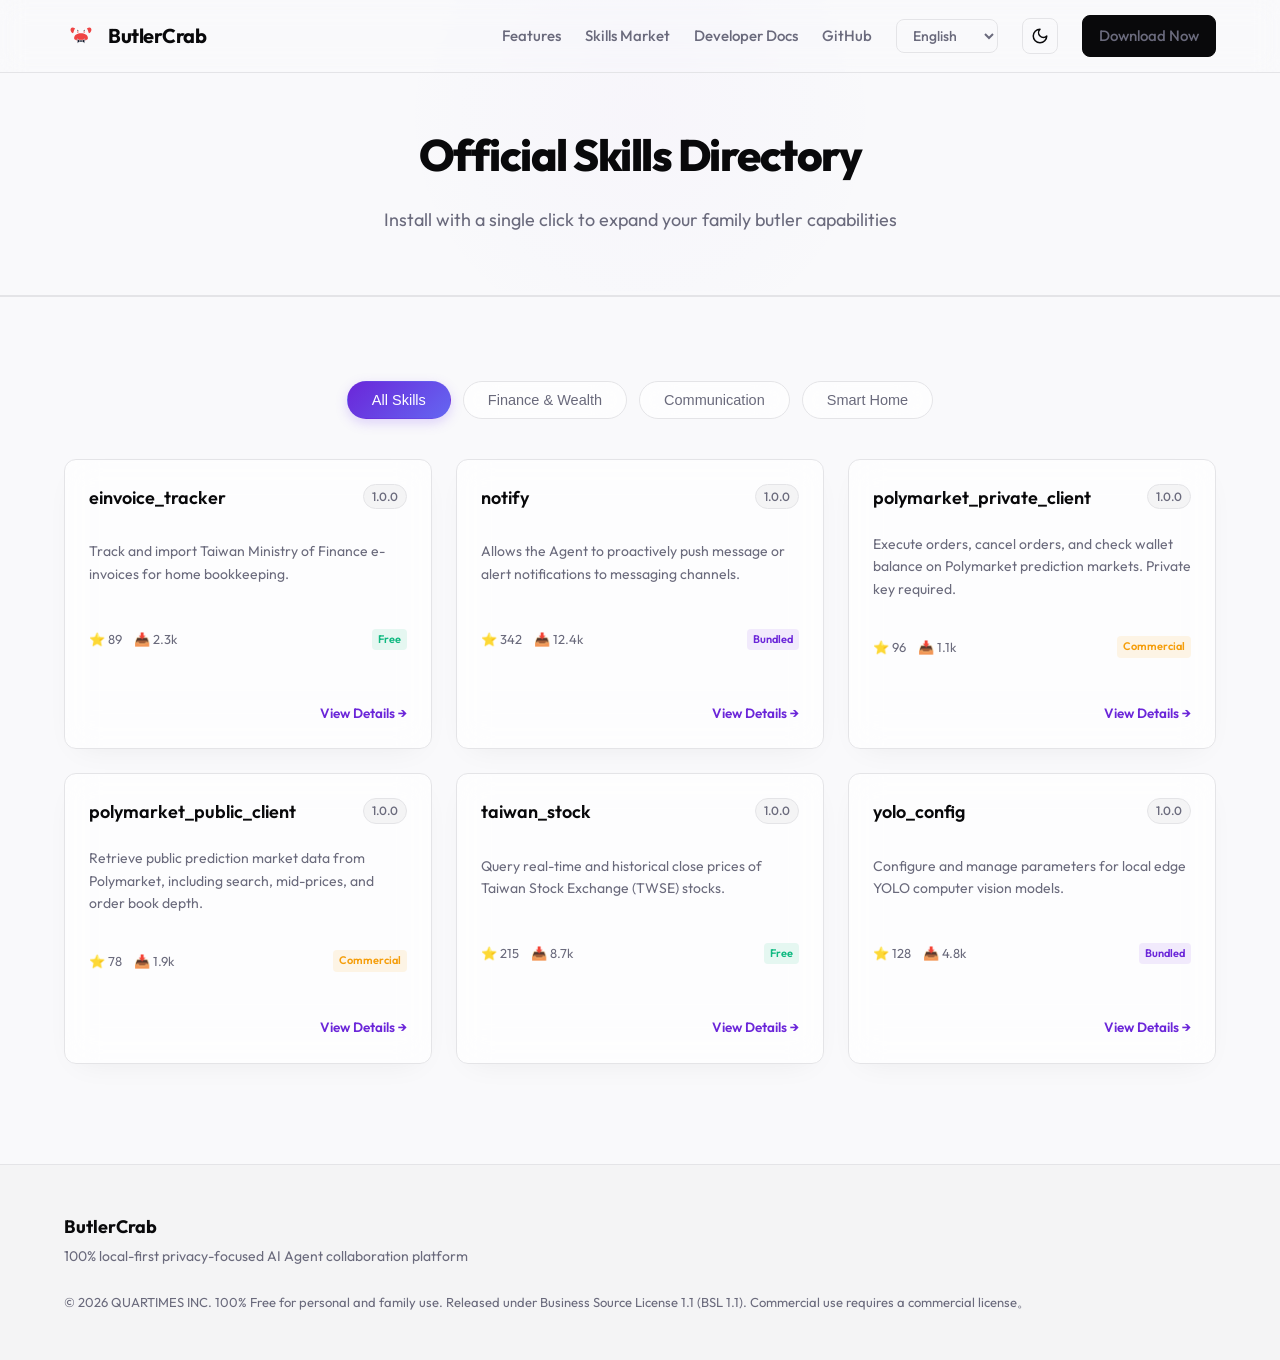
<file: marketplace.html>
<!DOCTYPE html>
<html lang="zh-TW" data-theme="dark">

<head>
  <meta charset="UTF-8">
  <meta name="viewport" content="width=device-width, initial-scale=1.0">
  <title data-i18n="head.title">ButlerCrab — 舊電腦重生成為安全隱私的本地家庭總管 AI</title>
  <meta name="description" content="ButlerCrab 讓您家中的舊桌機與舊筆電重生成為 24 小時運行的安全家庭總管 AI，守護居家安全、自動打理日常瑣事，100% 本地運行保護全家隱私。">
  <link rel="icon" type="image/svg+xml" href="favicon.svg">
  <!-- Google Fonts -->
  <link rel="preconnect" href="https://fonts.googleapis.com">
  <link rel="preconnect" href="https://fonts.gstatic.com" crossorigin>
  <link
    href="https://fonts.googleapis.com/css2?family=Outfit:wght@300;400;500;600;700;800&family=JetBrains+Mono:wght@400;500;600&display=swap"
    rel="stylesheet">
  <link rel="stylesheet" href="style.css?v=1.2">
</head>

<body>

  <nav id="navbar">
    <div class="nav-container">
      <a href="index.html" class="logo" id="nav-logo">
        <svg class="logo-icon" viewBox="0 0 128 128" fill="none" xmlns="http://www.w3.org/2000/svg">
          <path d="M38 72 C38 48, 90 48, 90 72 C90 85, 38 85, 38 72 Z" fill="#ef4444" />
          <path d="M52 46 V50" stroke="#ef4444" stroke-width="4" stroke-linecap="round" />
          <path d="M76 46 V50" stroke="#ef4444" stroke-width="4" stroke-linecap="round" />
          <circle cx="52" cy="42" r="5" fill="#ffffff" />
          <circle cx="76" cy="42" r="5" fill="#ffffff" />
          <circle cx="52" cy="42" r="2" fill="#000000" />
          <circle cx="76" cy="42" r="2" fill="#000000" />
          <path d="M34 54 C18 46, 24 22, 42 36 C36 42, 38 48, 34 54 Z" fill="#ef4444" />
          <path d="M94 54 C110 46, 104 22, 86 36 C92 42, 90 48, 94 54 Z" fill="#ef4444" />
          <!-- Butler Bowtie -->
          <path d="M64 83 L50 75 L50 91 Z" fill="#0f172a" stroke="#ffffff" stroke-width="2" stroke-linejoin="round" />
          <path d="M64 83 L78 75 L78 91 Z" fill="#0f172a" stroke="#ffffff" stroke-width="2" stroke-linejoin="round" />
          <rect x="60" y="79" width="8" height="8" rx="2.5" fill="#1e293b" stroke="#ffffff" stroke-width="1.5" />
        </svg>
        <span>ButlerCrab</span>
      </a>

      <div class="nav-links">
        <a href="index.html#features" id="nav-link-features" data-i18n="nav.features">功能特性</a>
        <a href="marketplace.html" id="nav-link-skills" data-i18n="nav.skills">技能市集</a>
        <a href="https://github.com" target="_blank" id="nav-link-dev" data-i18n="nav.dev_docs">開發者文件</a>
        <a href="https://github.com" target="_blank" id="nav-link-github">GitHub</a>
        <div class="lang-selector-container">
          <select id="lang-select" aria-label="選擇語言">
            <option value="zh-TW">繁體中文</option>
            <option value="en">English</option>
            <option value="ja">日本語</option>
            <option value="zh-CN">简体中文</option>
            <option value="ko">한국어</option>
            <option value="es">Español</option>
            <option value="de">Deutsch</option>
            <option value="fr">Français</option>
          </select>
        </div>
        <button id="theme-toggle" aria-label="切換主題模式">
          <!-- 太陽圖示 -->
          <svg class="sun-icon" viewBox="0 0 24 24" fill="none" stroke="currentColor" stroke-width="2"
            stroke-linecap="round" stroke-linejoin="round">
            <circle cx="12" cy="12" r="4" />
            <path
              d="M12 2v2M12 20v2M4.93 4.93l1.41 1.41M17.66 17.66l1.41 1.41M2 12h2M20 12h2M6.34 17.66l-1.41 1.41M19.07 4.93l-1.41 1.41" />
          </svg>
          <!-- 月亮圖示 -->
          <svg class="moon-icon" viewBox="0 0 24 24" fill="none" stroke="currentColor" stroke-width="2"
            stroke-linecap="round" stroke-linejoin="round">
            <path d="M12 3a6 6 0 0 0 9 9 9 9 0 1 1-9-9Z" />
          </svg>
        </button>
        <a href="index.html#download" class="btn btn-secondary nav-cta" id="nav-btn-download"
          data-i18n="nav.download">立即下載</a>
      </div>
    </div>
  </nav>

  <!-- 市集專屬 Header 區域 -->
  <section id="marketplace-hero"
    style="padding: 120px 0 60px 0; border-bottom: 1px solid var(--border); position: relative; overflow: hidden;">
    <div class="hero-glow" style="top: -20%; opacity: 0.15;"></div>
    <div class="container" style="text-align: center;">
      <h1 style="font-size: 44px; font-weight: 800; margin-bottom: 16px; letter-spacing: -1.5px;"
        data-i18n="skills.title">官方技能市集目錄</h1>
      <p style="font-size: 18px; color: var(--text-muted); max-width: 600px; margin: 0 auto;" data-i18n="skills.desc">
        一鍵安裝，快速擴展您的 AI 助理能力</p>
    </div>
  </section>

  <!-- 技能市集主體 -->
  <section id="skills" style="padding: 60px 0 100px 0;">
    <div class="container">
      <div class="skills-filter">
        <button class="filter-btn active" data-category="all" data-i18n="skills.filter.all">全部技能</button>
        <button class="filter-btn" data-category="finance" data-i18n="skills.filter.finance">金融與理財</button>
        <button class="filter-btn" data-category="communication" data-i18n="skills.filter.communication">通訊與通知</button>
        <button class="filter-btn" data-category="home_automation"
          data-i18n="skills.filter.home_automation">智慧家居</button>
      </div>

      <div class="skills-grid" id="skills-catalog">
        <!-- 透過 JS 動態載入 registry.json 內容 -->
      </div>
    </div>
  </section>

  <!-- 技能詳細資訊 Modal -->
  <div id="skill-detail-modal" class="modal-overlay">
    <div class="modal-content">
      <button class="modal-close-btn" aria-label="關閉視窗">&times;</button>
      <div class="modal-body">
        <div class="modal-skill-header">
          <span class="modal-skill-icon">🧩</span>
          <div>
            <h3 class="modal-skill-name"></h3>
            <div class="modal-skill-meta">
              <span class="modal-skill-version"></span>
              <span class="modal-skill-author"></span>
              <span class="modal-skill-category"></span>
            </div>
          </div>
        </div>
        <p class="modal-skill-description"></p>

        <!-- 安全性警告與申請之權限 -->
        <div class="modal-section modal-permissions-section">
          <h4 data-i18n="modal.permissions_title">安全性權限需求</h4>
          <div class="modal-permissions-list"></div>
        </div>

        <!-- 環境變數配置指引 -->
        <div class="modal-section modal-env-section">
          <h4 data-i18n="modal.env_title">環境變數配置指引</h4>
          <div class="modal-env-list"></div>
        </div>

        <!-- 說明書載入 -->
        <div class="modal-section modal-readme-section">
          <h4 data-i18n="modal.readme_title">詳細說明文件 (README)</h4>
          <div class="modal-readme-content"></div>
        </div>

        <!-- 用戶端安裝指引區塊 (替代原本的 installCmd 一鍵複製區) -->
        <div class="modal-install-guide">
          <div class="guide-icon">🛠️</div>
          <div class="guide-text">
            <strong data-i18n="modal.install_guide_title">如何安裝此技能？</strong>
            <p data-i18n="modal.install_guide_desc">本市集僅供功能展示與環境配置參考。如需安裝，請啟動您的 ButlerCrab 用戶端，至「設定」 >
              「技能市集」中搜尋此技能並點擊一鍵安裝。</p>
          </div>
        </div>
      </div>
    </div>
  </div>

  <footer>
    <div class="container footer-container">
      <div class="footer-brand">
        <span class="brand-name">ButlerCrab</span>
        <p data-i18n="footer.desc">100% 本地運行的隱私優先 AI Agent 協作平台</p>
      </div>
      <div class="footer-copyright" data-i18n="footer.copyright">
        © 2026 QUARTIMES INC. 基於 BSL 1.1 授權協議釋出。
      </div>
    </div>
  </footer>



  <script src="app.js?v=1.3"></script>
</body>

</html>
</file>
<file: style.css>
/* ==========================================================================
   OpenCrab Official Website Stylesheet
   ========================================================================== */

/* 主題變數定義 */
:root {
  /* 字型定義 */
  --font-sans: 'Outfit', -apple-system, BlinkMacSystemFont, "Segoe UI", Roboto, Helvetica, Arial, sans-serif;
  --font-mono: 'JetBrains Mono', monospace;

  /* HSL 基礎色彩定義 (Light Mode) */
  --bg-h: 240;
  --bg-s: 15%;
  --bg-l: 98%;
  
  --text-h: 240;
  --text-s: 10%;
  --text-l: 4%;

  --accent-h: 263;
  --accent-s: 70%;
  --accent-l: 50%;

  --accent-secondary-h: 239;
  --accent-secondary-s: 84%;
  --accent-secondary-l: 67%;

  --border-h: 240;
  --border-s: 6%;
  --border-l: 90%;

  /* 組合色彩 */
  --background: hsl(var(--bg-h), var(--bg-s), var(--bg-l));
  --text: hsl(var(--text-h), var(--text-s), var(--text-l));
  --text-muted: hsl(var(--text-h), 8%, 45%);
  --accent: hsl(var(--accent-h), var(--accent-s), var(--accent-l));
  --accent-secondary: hsl(var(--accent-secondary-h), var(--accent-secondary-s), var(--accent-secondary-l));
  --accent-gradient: linear-gradient(135deg, var(--accent) 0%, var(--accent-secondary) 100%);
  --border: hsl(var(--border-h), var(--border-s), var(--border-l));
  
  /* 毛玻璃與陰影效果 */
  --card-bg: rgba(255, 255, 255, 0.7);
  --card-blur: 16px;
  --code-bg: hsl(240, 5%, 96%);
  --shadow: 0 10px 30px -15px rgba(0, 0, 0, 0.08);
  --shadow-lg: 0 20px 40px -15px rgba(0, 0, 0, 0.12);
  --transition-speed: 0.3s;
}

[data-theme="dark"] {
  /* HSL 基礎色彩定義 (Dark Mode) */
  --bg-h: 240;
  --bg-s: 10%;
  --bg-l: 4%;
  
  --text-h: 240;
  --text-s: 5%;
  --text-l: 98%;

  --accent-h: 271;
  --accent-s: 91%;
  --accent-l: 65%;

  --accent-secondary-h: 244;
  --accent-secondary-s: 97%;
  --accent-secondary-l: 77%;

  --border-h: 240;
  --border-s: 4%;
  --border-l: 14%;

  /* 組合色彩 */
  --background: hsl(var(--bg-h), var(--bg-s), var(--bg-l));
  --text: hsl(var(--text-h), var(--text-s), var(--text-l));
  --text-muted: hsl(var(--text-h), 5%, 70%);
  --accent: hsl(var(--accent-h), var(--accent-s), var(--accent-l));
  --accent-secondary: hsl(var(--accent-secondary-h), var(--accent-secondary-s), var(--accent-secondary-l));
  --accent-gradient: linear-gradient(135deg, var(--accent) 0%, var(--accent-secondary) 100%);
  --border: hsl(var(--border-h), var(--border-s), var(--border-l));
  
  /* 毛玻璃與陰影效果 */
  --card-bg: rgba(9, 9, 11, 0.75);
  --card-blur: 20px;
  --code-bg: hsl(240, 4%, 9%);
  --shadow: 0 10px 40px -20px rgba(0, 0, 0, 0.5);
  --shadow-lg: 0 30px 60px -20px rgba(0, 0, 0, 0.7);
}

/* ==========================================================================
   基礎與全域排版樣式
   ========================================================================== */
* {
  box-sizing: border-box;
  margin: 0;
  padding: 0;
}

html {
  scroll-behavior: smooth;
}

body {
  font-family: var(--font-sans);
  background-color: var(--background);
  color: var(--text);
  line-height: 1.6;
  overflow-x: hidden;
  transition: background-color var(--transition-speed) ease, color var(--transition-speed) ease;
}

.container {
  max-width: 1200px;
  margin: 0 auto;
  padding: 0 24px;
}

a {
  text-decoration: none;
  color: inherit;
  transition: color var(--transition-speed) ease;
}

/* 漸層文字與按鈕 */
.gradient-text {
  background: var(--accent-gradient);
  -webkit-background-clip: text;
  -webkit-text-fill-color: transparent;
  background-clip: text;
}

/* ==========================================================================
   按鈕樣式 (Buttons)
   ========================================================================== */
.btn {
  display: inline-flex;
  align-items: center;
  justify-content: center;
  padding: 12px 28px;
  border-radius: 10px;
  font-size: 16px;
  font-weight: 600;
  transition: all var(--transition-speed) cubic-bezier(0.4, 0, 0.2, 1);
  cursor: pointer;
  gap: 8px;
}

.btn-primary {
  background: var(--accent-gradient);
  color: #ffffff;
  border: none;
  box-shadow: 0 4px 14px 0 rgba(124, 58, 237, 0.3);
}

.btn-primary:hover {
  transform: translateY(-2px);
  box-shadow: 0 6px 20px 0 rgba(124, 58, 237, 0.45);
}

.btn-secondary {
  background-color: var(--text);
  color: var(--background);
  border: 1px solid var(--text);
}

.btn-secondary:hover {
  background-color: var(--text-muted);
  border-color: var(--text-muted);
}

.btn-outline {
  border: 1px solid var(--border);
  color: var(--text);
  background-color: transparent;
}

.btn-outline:hover {
  background-color: var(--code-bg);
  border-color: var(--text);
}

/* ==========================================================================
   導覽列樣式 (Navbar)
   ========================================================================== */
#navbar {
  position: fixed;
  top: 0;
  left: 0;
  right: 0;
  z-index: 100;
  backdrop-filter: blur(12px);
  -webkit-backdrop-filter: blur(12px);
  border-bottom: 1px solid var(--border);
  background-color: rgba(var(--bg-h), var(--bg-s), var(--bg-l), 0.7);
  transition: background-color var(--transition-speed) ease, border-color var(--transition-speed) ease;
}

.nav-container {
  max-width: 1200px;
  margin: 0 auto;
  height: 72px;
  display: flex;
  align-items: center;
  justify-content: space-between;
  padding: 0 24px;
}

.logo {
  display: flex;
  align-items: center;
  gap: 10px;
  font-size: 20px;
  font-weight: 700;
  letter-spacing: -0.5px;
}

.logo-icon {
  width: 34px;
  height: 34px;
  color: var(--accent);
}

.nav-links {
  display: flex;
  align-items: center;
  gap: 24px;
}

.nav-links a {
  font-size: 15px;
  font-weight: 500;
  color: var(--text-muted);
}

.nav-links a:hover {
  color: var(--text);
}

/* 主題切換按鈕 */
#theme-toggle {
  background: none;
  border: 1px solid var(--border);
  padding: 8px;
  border-radius: 8px;
  cursor: pointer;
  color: var(--text);
  display: flex;
  align-items: center;
  justify-content: center;
  transition: all var(--transition-speed) ease;
}

#theme-toggle:hover {
  background-color: var(--code-bg);
  border-color: var(--text-muted);
}

#theme-toggle svg {
  width: 18px;
  height: 18px;
}

/* 控制主題顯示與隱藏圖示 */
[data-theme="dark"] .sun-icon { display: block; }
[data-theme="dark"] .moon-icon { display: none; }
[data-theme="light"] .sun-icon { display: none; }
[data-theme="light"] .moon-icon { display: block; }

.nav-cta {
  padding: 8px 16px;
  font-size: 14px;
  border-radius: 8px;
}

/* ==========================================================================
   Hero 主視覺區域
   ========================================================================== */
#hero {
  position: relative;
  padding: 160px 0 80px 0;
  text-align: center;
}

.hero-glow {
  position: absolute;
  top: 0;
  left: 50%;
  transform: translateX(-50%);
  width: 600px;
  height: 350px;
  background: radial-gradient(circle, rgba(168, 85, 247, 0.15) 0%, rgba(99, 102, 241, 0.05) 50%, rgba(0,0,0,0) 70%);
  z-index: -1;
  pointer-events: none;
}

.badge {
  display: inline-block;
  padding: 6px 14px;
  background-color: var(--code-bg);
  border: 1px solid var(--border);
  border-radius: 9999px;
  font-size: 14px;
  font-weight: 500;
  margin-bottom: 24px;
  animation: float 4s ease-in-out infinite;
}

#hero-title {
  font-size: 64px;
  font-weight: 800;
  letter-spacing: -2px;
  line-height: 1.15;
  margin-bottom: 24px;
}

.hero-subtitle {
  font-size: 20px;
  color: var(--text-muted);
  max-width: 680px;
  margin: 0 auto 40px auto;
}

.cta-group {
  display: flex;
  justify-content: center;
  gap: 16px;
  margin-bottom: 48px;
}

/* 終端命令列樣式 */
.terminal-command {
  display: inline-flex;
  align-items: center;
  background-color: var(--code-bg);
  border: 1px solid var(--border);
  padding: 8px 16px;
  border-radius: 10px;
  font-family: var(--font-mono);
  font-size: 14px;
  max-width: 500px;
  margin: 0 auto;
  gap: 12px;
  position: relative;
}

.shell-prompt {
  color: var(--accent);
  font-weight: 600;
  user-select: none;
}

.terminal-command code {
  color: var(--text);
}

.copy-btn {
  background: none;
  border: none;
  color: var(--text-muted);
  cursor: pointer;
  padding: 4px;
  border-radius: 4px;
  display: flex;
  align-items: center;
  justify-content: center;
  transition: all var(--transition-speed) ease;
}

.copy-btn:hover {
  color: var(--text);
  background-color: rgba(0, 0, 0, 0.05);
}

.copy-icon {
  width: 16px;
  height: 16px;
}

/* 複製氣泡提示 */
.tooltip {
  position: absolute;
  bottom: 125%;
  right: 12px;
  background-color: var(--text);
  color: var(--background);
  padding: 4px 8px;
  font-size: 12px;
  border-radius: 4px;
  opacity: 0;
  visibility: hidden;
  transition: opacity 0.2s ease, visibility 0.2s ease;
  pointer-events: none;
}

.tooltip.show {
  opacity: 1;
  visibility: visible;
}

/* ==========================================================================
   終端模擬操作展示區
   ========================================================================== */
#demo-preview {
  padding: 100px 0;
  border-top: 1px solid var(--border);
}

.window-frame {
  background-color: var(--card-bg);
  border: 1px solid var(--border);
  border-radius: 12px;
  overflow: hidden;
  box-shadow: var(--shadow-lg);
  backdrop-filter: blur(var(--card-blur));
  -webkit-backdrop-filter: blur(var(--card-blur));
  max-width: 900px;
  margin: 0 auto;
}

.window-header {
  background-color: rgba(0, 0, 0, 0.03);
  border-bottom: 1px solid var(--border);
  padding: 12px 20px;
  display: flex;
  align-items: center;
  position: relative;
}

.window-buttons {
  display: flex;
  gap: 8px;
}

.win-btn {
  width: 12px;
  height: 12px;
  border-radius: 50%;
  display: inline-block;
}

.win-close { background-color: #ff5f56; }
.win-minimize { background-color: #ffbd2e; }
.win-maximize { background-color: #27c93f; }

.window-title {
  position: absolute;
  left: 50%;
  transform: translateX(-50%);
  font-size: 13px;
  font-weight: 500;
  color: var(--text-muted);
}

.window-body {
  padding: 0;
  font-family: var(--font-sans);
  font-size: 14px;
  color: var(--text);
  background-color: rgba(var(--bg-h), var(--bg-s), var(--bg-l), 0.1);
  min-height: 420px;
  display: flex;
  flex-direction: row;
  text-align: left;
}

.webui-sidebar {
  width: 180px;
  background-color: rgba(var(--bg-h), var(--bg-s), var(--bg-l), 0.35);
  border-right: 1px solid var(--border);
  display: flex;
  flex-direction: column;
  justify-content: space-between;
  padding: 16px 0;
  flex-shrink: 0;
}

.webui-sidebar-menu {
  display: flex;
  flex-direction: column;
  gap: 4px;
  padding: 0 10px;
}

.webui-sidebar-item {
  height: 36px;
  padding: 0 12px;
  border-radius: 6px;
  display: flex;
  align-items: center;
  gap: 10px;
  color: var(--text-muted);
  cursor: pointer;
  transition: all var(--transition-speed) ease;
  font-size: 13px;
  font-weight: 500;
}

.webui-sidebar-item svg {
  width: 16px;
  height: 16px;
  flex-shrink: 0;
}

.webui-sidebar-item.active {
  background-color: var(--accent);
  color: #ffffff;
  box-shadow: 0 4px 10px rgba(124, 58, 237, 0.2);
}

.webui-sidebar-item:hover:not(.active) {
  color: var(--text);
  background-color: var(--code-bg);
}

.webui-sidebar-profile {
  display: flex;
  align-items: center;
  gap: 10px;
  padding: 12px 14px 0 14px;
  border-top: 1px solid var(--border);
  margin: 0 10px;
}

.profile-avatar {
  width: 32px;
  height: 32px;
  background-color: var(--accent);
  color: #ffffff;
  border-radius: 50%;
  display: flex;
  align-items: center;
  justify-content: center;
  font-weight: 600;
  font-size: 12px;
}

.profile-info {
  display: flex;
  flex-direction: column;
  min-width: 0;
}

.profile-name {
  font-size: 13px;
  font-weight: 600;
  color: var(--text);
  white-space: nowrap;
  overflow: hidden;
  text-overflow: ellipsis;
}

.profile-role {
  font-size: 11px;
  color: var(--text-muted);
}

.webui-main {
  flex: 1;
  display: flex;
  flex-direction: column;
  min-width: 0;
  background-color: rgba(var(--bg-h), var(--bg-s), var(--bg-l), 0.1);
}

.webui-header {
  height: 52px;
  border-bottom: 1px solid var(--border);
  padding: 0 20px;
  display: flex;
  align-items: center;
  justify-content: space-between;
  background-color: rgba(var(--bg-h), var(--bg-s), var(--bg-l), 0.2);
  flex-shrink: 0;
}

.webui-header-title {
  display: flex;
  flex-direction: column;
}

.webui-header-title span:first-child {
  font-size: 15px;
  font-weight: 600;
  color: var(--text);
}

.webui-header-model {
  font-size: 11px;
  color: var(--text-muted);
  font-weight: 400;
  margin-top: 2px;
}

.webui-header-actions {
  display: flex;
  gap: 8px;
}

.webui-btn {
  height: 32px;
  padding: 0 12px;
  border-radius: 6px;
  font-size: 12px;
  font-weight: 500;
  display: inline-flex;
  align-items: center;
  justify-content: center;
  gap: 6px;
  cursor: pointer;
  border: none;
  transition: all var(--transition-speed) ease;
}

.webui-btn-outline {
  background-color: transparent;
  border: 1px solid var(--border);
  color: var(--text);
}

.webui-btn-outline:hover {
  background-color: var(--code-bg);
}

.webui-btn-primary {
  background-color: var(--accent);
  color: #ffffff;
}

.webui-btn-primary:hover {
  filter: brightness(1.1);
}

.webui-btn-sm {
  height: 28px;
  padding: 0 10px;
  font-size: 11px;
}

.webui-body {
  flex: 1;
  padding: 20px;
  overflow-y: auto;
  position: relative;
}

.webui-tab-content {
  display: none;
  height: 100%;
}

.webui-tab-content.active {
  display: block;
}

/* Tab: Overview */
.overview-grid {
  display: grid;
  grid-template-columns: repeat(auto-fit, minmax(130px, 1fr));
  gap: 14px;
  margin-bottom: 16px;
}

.overview-card {
  background-color: var(--card-bg);
  border: 1px solid var(--border);
  border-radius: 8px;
  padding: 14px;
  display: flex;
  flex-direction: column;
  justify-content: space-between;
  box-shadow: var(--shadow);
  min-height: 100px;
}

.overview-card .card-header {
  display: flex;
  justify-content: space-between;
  align-items: center;
}

.overview-card .card-title {
  font-size: 11px;
  color: var(--text-muted);
  font-weight: 500;
}

.overview-card .card-icon {
  font-size: 12px;
}

.overview-card .card-value {
  font-size: 22px;
  font-weight: 700;
  color: var(--accent);
  margin: 6px 0;
}

.overview-card .card-value-total {
  font-size: 12px;
  color: var(--text-muted);
  font-weight: 400;
}

.overview-card .card-desc {
  font-size: 11px;
  color: var(--text-muted);
}

.card-link {
  color: var(--accent);
  text-decoration: none;
}

.card-link:hover {
  text-decoration: underline;
}

.badge {
  display: inline-flex;
  padding: 2px 8px;
  border-radius: 12px;
  font-size: 10px;
  font-weight: 600;
}

.badge-green {
  background-color: rgba(16, 185, 129, 0.15);
  color: #10b981;
}

.badge-gray {
  background-color: rgba(156, 163, 175, 0.15);
  color: var(--text-muted);
}

.badge-accent {
  background-color: rgba(124, 58, 237, 0.15);
  color: var(--accent);
}

.overview-row-2 {
  display: grid;
  grid-template-columns: 2fr 1fr;
  gap: 14px;
}

.dashboard-panel {
  background-color: var(--card-bg);
  border: 1px solid var(--border);
  border-radius: 8px;
  display: flex;
  flex-direction: column;
  box-shadow: var(--shadow);
  min-height: 150px;
}

.dashboard-panel .panel-header {
  padding: 12px 14px;
  border-bottom: 1px solid var(--border);
  display: flex;
  justify-content: space-between;
  align-items: center;
}

.dashboard-panel .panel-title {
  font-size: 13px;
  font-weight: 600;
  color: var(--text);
}

.dashboard-panel .panel-body {
  flex: 1;
  padding: 14px;
}

.empty-state {
  display: flex;
  flex-direction: column;
  align-items: center;
  justify-content: center;
  height: 100%;
  color: var(--text-muted);
  gap: 6px;
}

.empty-icon {
  font-size: 20px;
}

.empty-text {
  font-size: 12px;
}

.actions-list {
  display: flex;
  flex-direction: column;
  gap: 8px;
}

.action-btn-item {
  display: flex;
  align-items: center;
  gap: 10px;
  padding: 8px 12px;
  border-radius: 6px;
  background-color: rgba(var(--bg-h), var(--bg-s), var(--bg-l), 0.2);
  border: 1px solid var(--border);
  color: var(--text);
  font-size: 12px;
  font-weight: 500;
  cursor: pointer;
  text-align: left;
  transition: all var(--transition-speed) ease;
}

.action-btn-item:hover {
  background-color: var(--code-bg);
  border-color: var(--accent);
}

/* Tab: Chat */
.webui-chat {
  display: flex;
  flex-direction: column;
  gap: 14px;
  height: 100%;
}

.chat-bubble {
  max-width: 90%;
  padding: 10px 14px;
  border-radius: 10px;
  line-height: 1.5;
  font-size: 13px;
}

.chat-bubble-user {
  align-self: flex-end;
  background-color: var(--accent);
  color: #ffffff;
  border-bottom-right-radius: 2px;
}

.chat-bubble-agent {
  align-self: flex-start;
  background-color: var(--card-bg);
  border: 1px solid var(--border);
  color: var(--text);
  border-bottom-left-radius: 2px;
  box-shadow: var(--shadow);
}

.agent-steps {
  margin-top: 10px;
  display: flex;
  flex-direction: column;
  gap: 6px;
  border-top: 1px solid var(--border);
  padding-top: 8px;
}

.step-item {
  display: flex;
  align-items: center;
  gap: 8px;
  font-size: 12px;
  color: var(--text-muted);
}

.step-item svg {
  width: 14px;
  height: 14px;
  color: #10b981;
  flex-shrink: 0;
}

.step-item.pending svg {
  color: var(--accent);
  animation: spin 1.2s linear infinite;
}

/* Tab: Skills Hub */
.skills-hub-header {
  display: flex;
  justify-content: space-between;
  align-items: center;
  margin-bottom: 14px;
}

.skills-hub-header p {
  font-size: 12px;
  color: var(--text-muted);
  max-width: 65%;
}

.skills-hub-actions {
  display: flex;
  align-items: center;
  gap: 8px;
}

.skills-hub-grid {
  display: grid;
  grid-template-columns: repeat(auto-fit, minmax(200px, 1fr));
  gap: 14px;
}

.skill-item-card {
  background-color: var(--card-bg);
  border: 1px solid var(--border);
  border-radius: 8px;
  padding: 14px;
  display: flex;
  flex-direction: column;
  justify-content: space-between;
  box-shadow: var(--shadow);
  min-height: 110px;
}

.skill-card-top {
  display: flex;
  justify-content: space-between;
  align-items: flex-start;
}

.skill-card-meta {
  display: flex;
  align-items: center;
  gap: 8px;
}

.skill-icon {
  font-size: 16px;
}

.skill-card-name {
  font-size: 13px;
  font-weight: 600;
  color: var(--text);
}

.skill-card-desc {
  font-size: 11px;
  color: var(--text-muted);
  margin: 8px 0;
  line-height: 1.4;
}

/* Switch Toggle Switch styling */
.switch-toggle {
  position: relative;
  display: inline-block;
  width: 28px;
  height: 16px;
}

.switch-toggle input {
  opacity: 0;
  width: 0;
  height: 0;
}

.slider {
  position: absolute;
  cursor: pointer;
  top: 0;
  left: 0;
  right: 0;
  bottom: 0;
  background-color: #cbd5e1;
  transition: .2s;
  border-radius: 16px;
}

.slider:before {
  position: absolute;
  content: "";
  height: 12px;
  width: 12px;
  left: 2px;
  bottom: 2px;
  background-color: white;
  transition: .2s;
  border-radius: 50%;
}

input:checked + .slider {
  background-color: var(--accent);
}

input:checked + .slider:before {
  transform: translateX(12px);
}

.badge-tag {
  display: inline-flex;
  padding: 1px 6px;
  border-radius: 4px;
  font-size: 9px;
  font-weight: 600;
  align-self: flex-start;
}

.tag-prompt {
  background-color: rgba(124, 58, 237, 0.1);
  color: var(--accent);
}

.tag-builtin {
  background-color: rgba(59, 130, 246, 0.1);
  color: #3b82f6;
}

.tag-tool {
  background-color: rgba(16, 185, 129, 0.1);
  color: #10b981;
}

.tag-row {
  display: flex;
  gap: 4px;
}

/* Tab: Scheduler */
.scheduler-container {
  display: flex;
  flex-direction: column;
  gap: 14px;
}

.scheduler-intro p {
  font-size: 12px;
  color: var(--text-muted);
}

.scheduler-table {
  background-color: var(--card-bg);
  border: 1px solid var(--border);
  border-radius: 8px;
  overflow: hidden;
  box-shadow: var(--shadow);
}

.scheduler-table .table-header {
  display: grid;
  grid-template-columns: 2fr 2fr 1fr;
  padding: 10px 14px;
  background-color: rgba(var(--bg-h), var(--bg-s), var(--bg-l), 0.2);
  border-bottom: 1px solid var(--border);
  font-size: 12px;
  font-weight: 600;
  color: var(--text);
}

.scheduler-table .table-row {
  display: grid;
  grid-template-columns: 2fr 2fr 1fr;
  padding: 10px 14px;
  border-bottom: 1px solid var(--border);
  font-size: 12px;
  align-items: center;
}

.scheduler-table .table-row:last-child {
  border-bottom: none;
}

.scheduler-table .col-task {
  font-weight: 500;
}

/* Tab: Cameras */
.cameras-container {
  display: flex;
  flex-direction: column;
  gap: 14px;
}

.cameras-intro {
  display: flex;
  justify-content: space-between;
  align-items: center;
}

.cameras-intro p {
  font-size: 12px;
  color: var(--text-muted);
  max-width: 65%;
}

.cameras-actions {
  display: flex;
  gap: 8px;
}

.cameras-grid {
  display: grid;
  grid-template-columns: repeat(auto-fit, minmax(220px, 1fr));
  gap: 14px;
}

.camera-card {
  background-color: var(--card-bg);
  border: 1px solid var(--border);
  border-radius: 8px;
  overflow: hidden;
  box-shadow: var(--shadow);
}

.camera-feed-container {
  height: 130px;
  background-color: #020617;
  position: relative;
  display: flex;
  align-items: center;
  justify-content: center;
}

.camera-feed-container.feed-dark {
  background: linear-gradient(135deg, #0f172a 0%, #020617 100%);
}

.camera-feed-container .play-btn {
  width: 36px;
  height: 36px;
  border-radius: 50%;
  background-color: rgba(255, 255, 255, 0.15);
  backdrop-filter: blur(4px);
  color: #ffffff;
  display: flex;
  align-items: center;
  justify-content: center;
  font-size: 12px;
  cursor: pointer;
  transition: transform 0.2s ease;
}

.camera-feed-container .play-btn:hover {
  transform: scale(1.1);
}

.camera-feed-container .edge-text {
  position: absolute;
  top: 10px;
  left: 10px;
  font-size: 9px;
  font-weight: 600;
  color: var(--accent);
  background-color: rgba(124, 58, 237, 0.15);
  padding: 2px 6px;
  border-radius: 4px;
  border: 1px solid rgba(124, 58, 237, 0.3);
}

.camera-feed-container .feed-resolution {
  position: absolute;
  bottom: 8px;
  left: 10px;
  font-size: 9px;
  color: rgba(255, 255, 255, 0.5);
  font-family: var(--font-mono);
}

.camera-feed-img {
  width: 100%;
  height: 100%;
  object-fit: cover;
}

.feed-timestamp {
  position: absolute;
  top: 8px;
  left: 8px;
  font-family: var(--font-mono);
  font-size: 9px;
  color: #10b981;
  background-color: rgba(0,0,0,0.5);
  padding: 1px 4px;
  border-radius: 2px;
}

.feed-live-badge {
  position: absolute;
  top: 8px;
  right: 8px;
  font-size: 9px;
  font-weight: 600;
  color: #ffffff;
  background-color: #ef4444;
  padding: 1px 4px;
  border-radius: 2px;
}

.camera-card-info {
  padding: 12px;
}

.camera-name-row {
  display: flex;
  justify-content: space-between;
  align-items: center;
  margin-bottom: 8px;
}

.camera-name {
  font-size: 12px;
  font-weight: 600;
  color: var(--text);
}

.camera-id {
  font-size: 9px;
  color: var(--text-muted);
  font-family: var(--font-mono);
}

.camera-meta-grid {
  display: grid;
  grid-template-columns: 1fr 1fr;
  gap: 6px;
  border-top: 1px solid var(--border);
  padding-top: 8px;
  margin-bottom: 8px;
}

.camera-meta-grid div {
  display: flex;
  flex-direction: column;
  gap: 2px;
}

.camera-meta-grid .meta-label {
  font-size: 8px;
  color: var(--text-muted);
}

.camera-meta-grid .meta-val {
  font-size: 9px;
  font-weight: 500;
  color: var(--text);
  white-space: nowrap;
  overflow: hidden;
  text-overflow: ellipsis;
}

.camera-meta-grid .text-green {
  color: #10b981 !important;
}

.camera-toggle-row {
  display: flex;
  align-items: center;
  gap: 6px;
}

.switch-toggle-sm {
  position: relative;
  display: inline-block;
  width: 22px;
  height: 12px;
}

.switch-toggle-sm input {
  opacity: 0;
  width: 0;
  height: 0;
}

.slider-sm {
  position: absolute;
  cursor: pointer;
  top: 0;
  left: 0;
  right: 0;
  bottom: 0;
  background-color: #cbd5e1;
  transition: .2s;
  border-radius: 12px;
}

.slider-sm:before {
  position: absolute;
  content: "";
  height: 8px;
  width: 8px;
  left: 2px;
  bottom: 2px;
  background-color: white;
  transition: .2s;
  border-radius: 50%;
}

input:checked + .slider-sm {
  background-color: var(--accent);
}

input:checked + .slider-sm:before {
  transform: translateX(10px);
}

.camera-toggle-row .toggle-label {
  font-size: 10px;
  color: var(--text-muted);
}

/* Tab: Settings */
.settings-container {
  display: flex;
  flex-direction: column;
  gap: 16px;
}

.settings-group {
  background-color: var(--card-bg);
  border: 1px solid var(--border);
  border-radius: 8px;
  padding: 14px;
  box-shadow: var(--shadow);
}

.settings-group-title {
  font-size: 12px;
  font-weight: 600;
  color: var(--accent);
  margin-bottom: 10px;
  text-transform: uppercase;
  letter-spacing: 0.05em;
}

.settings-row {
  display: flex;
  justify-content: space-between;
  align-items: center;
  font-size: 12px;
}

.setting-info {
  display: flex;
  flex-direction: column;
  gap: 2px;
}

.setting-name {
  font-weight: 500;
  color: var(--text);
}

.setting-desc {
  font-size: 11px;
  color: var(--text-muted);
}

.settings-input {
  width: 150px;
  height: 28px;
  border-radius: 4px;
  border: 1px solid var(--border);
  background-color: rgba(var(--bg-h), var(--bg-s), var(--bg-l), 0.2);
  color: var(--text);
  padding: 0 8px;
  font-size: 12px;
}

.settings-select {
  width: 150px;
  height: 28px;
  border-radius: 4px;
  border: 1px solid var(--border);
  background-color: var(--card-bg);
  color: var(--text);
  padding: 0 4px;
  font-size: 12px;
}

/* Responsive adjustment for mockup */
@media (max-width: 768px) {
  .webui-sidebar {
    width: 50px;
  }
  .webui-sidebar-item span, .webui-sidebar-profile .profile-info {
    display: none;
  }
  .webui-sidebar-profile {
    padding: 12px 0 0 0;
    justify-content: center;
  }
  .overview-row-2 {
    grid-template-columns: 1fr;
  }
}

@keyframes spin {
  from { transform: rotate(0deg); }
  to { transform: rotate(360deg); }
}

@media (max-width: 576px) {
  .webui-sidebar {
    display: none;
  }
}

.terminal-line {
  opacity: 0.9;
  animation: fadeIn 0.4s ease forwards;
}

.terminal-line-active {
  display: flex;
  align-items: center;
  gap: 4px;
}

/* 終端機顏色輸出 */
.t-blue { color: #3b82f6; }
.t-green { color: #10b981; }
.t-yellow { color: #f59e0b; }
.t-magenta { color: #ec4899; }
.t-white { color: var(--text); }

.cursor {
  animation: blink 1s step-end infinite;
  color: var(--accent);
  font-weight: 700;
}

/* ==========================================================================
   功能特性與市集區域
   ========================================================================== */
#features, #skills {
  padding: 100px 0;
  border-top: 1px solid var(--border);
}

.section-header {
  text-align: center;
  margin-bottom: 60px;
}

.section-header h2 {
  font-size: 36px;
  font-weight: 700;
  letter-spacing: -1px;
  margin-bottom: 12px;
}

.section-header p {
  font-size: 18px;
  color: var(--text-muted);
}

.features-grid {
  display: grid;
  grid-template-columns: repeat(auto-fit, minmax(300px, 1fr));
  gap: 32px;
}

.feature-card {
  background-color: var(--card-bg);
  border: 1px solid var(--border);
  border-radius: 16px;
  padding: 40px 32px;
  box-shadow: var(--shadow);
  transition: all var(--transition-speed) ease;
  backdrop-filter: blur(var(--card-blur));
  -webkit-backdrop-filter: blur(var(--card-blur));
}

.feature-card:hover {
  transform: translateY(-4px);
  box-shadow: var(--shadow-lg);
  border-color: var(--accent);
}

.feature-icon {
  width: 48px;
  height: 48px;
  background: var(--accent-gradient);
  color: #ffffff;
  border-radius: 12px;
  display: flex;
  align-items: center;
  justify-content: center;
  margin-bottom: 24px;
}

.feature-icon svg {
  width: 24px;
  height: 24px;
}

.feature-card h3 {
  font-size: 20px;
  font-weight: 600;
  margin-bottom: 12px;
}

.feature-card p {
  color: var(--text-muted);
  font-size: 15px;
}

/* ==========================================================================
   技能市集列表
   ========================================================================== */
.skills-grid {
  display: grid;
  grid-template-columns: repeat(auto-fit, minmax(320px, 1fr));
  gap: 24px;
}

.skill-card {
  background-color: var(--card-bg);
  border: 1px solid var(--border);
  border-radius: 12px;
  padding: 24px;
  display: flex;
  flex-direction: column;
  justify-content: space-between;
  gap: 20px;
  box-shadow: var(--shadow);
  transition: all var(--transition-speed) ease;
  backdrop-filter: blur(var(--card-blur));
  -webkit-backdrop-filter: blur(var(--card-blur));
}

.skill-card:hover {
  border-color: var(--accent);
  box-shadow: var(--shadow-lg);
}

.skill-header {
  display: flex;
  justify-content: space-between;
  align-items: flex-start;
}

.skill-title {
  font-size: 18px;
  font-weight: 600;
}

.skill-version {
  font-size: 12px;
  font-weight: 500;
  padding: 2px 8px;
  background-color: var(--code-bg);
  border: 1px solid var(--border);
  border-radius: 9999px;
  color: var(--text-muted);
}

.skill-desc {
  font-size: 14px;
  color: var(--text-muted);
  min-height: 44px;
}

.skill-install {
  display: flex;
  align-items: center;
  justify-content: space-between;
  background-color: var(--code-bg);
  border: 1px solid var(--border);
  padding: 8px 12px;
  border-radius: 8px;
  font-family: var(--font-mono);
  font-size: 12.5px;
}

.skill-cmd {
  color: var(--text);
  overflow: hidden;
  text-overflow: ellipsis;
  white-space: nowrap;
  max-width: 220px;
}

/* ==========================================================================
   下載區域 (Download Section)
   ========================================================================== */
#download {
  padding: 100px 0;
  border-top: 1px solid var(--border);
}

.download-card {
  background: var(--accent-gradient);
  color: #ffffff;
  border-radius: 24px;
  padding: 80px 40px;
  text-align: center;
  box-shadow: var(--shadow-lg);
  position: relative;
  overflow: hidden;
}

.download-card h2 {
  font-size: 40px;
  font-weight: 800;
  letter-spacing: -1.5px;
  margin-bottom: 16px;
}

.download-card p {
  font-size: 18px;
  opacity: 0.9;
  max-width: 600px;
  margin: 0 auto 48px auto;
}

.download-platforms {
  display: flex;
  justify-content: center;
  gap: 20px;
  flex-wrap: wrap;
}

.platform-btn {
  background-color: rgba(255, 255, 255, 0.1);
  border: 1px solid rgba(255, 255, 255, 0.2);
  color: #ffffff;
  padding: 16px 32px;
  border-radius: 12px;
  display: flex;
  align-items: center;
  gap: 16px;
  transition: all var(--transition-speed) ease;
  text-align: left;
}

.platform-btn:hover {
  background-color: rgba(255, 255, 255, 0.2);
  transform: translateY(-2px);
  border-color: rgba(255, 255, 255, 0.5);
}

.platform-btn svg {
  flex-shrink: 0;
}

.platform-btn span {
  display: block;
  font-size: 12px;
  opacity: 0.8;
}

.platform-btn strong {
  display: block;
  font-size: 16px;
  font-weight: 600;
}

/* ==========================================================================
   頁尾 (Footer)
   ========================================================================== */
footer {
  border-top: 1px solid var(--border);
  padding: 48px 0;
  background-color: var(--code-bg);
}

.footer-container {
  display: flex;
  justify-content: space-between;
  align-items: center;
  flex-wrap: wrap;
  gap: 24px;
}

.brand-name {
  font-size: 18px;
  font-weight: 700;
}

.footer-brand p {
  font-size: 14px;
  color: var(--text-muted);
  margin-top: 4px;
}

.footer-copyright {
  font-size: 13px;
  color: var(--text-muted);
}

/* ==========================================================================
   動畫效果定義 (Animations)
   ========================================================================== */
@keyframes fadeIn {
  from { opacity: 0; transform: translateY(4px); }
  to { opacity: 1; transform: translateY(0); }
}

@keyframes blink {
  50% { opacity: 0; }
}

@keyframes float {
  0% { transform: translateY(0px); }
  50% { transform: translateY(-5px); }
  100% { transform: translateY(0px); }
}

/* ==========================================================================
   RWD 行動裝置排版優化 (Media Queries)
   ========================================================================== */
@media (max-width: 768px) {
  #hero-title {
    font-size: 40px;
    letter-spacing: -1px;
  }
  
  .hero-subtitle {
    font-size: 17px;
  }

  .cta-group {
    flex-direction: column;
    align-items: stretch;
    padding: 0 20px;
  }

  .nav-links a:not(.nav-cta), 
  #theme-toggle {
    display: none; /* 行動裝置簡化導覽列 */
  }

  .window-body {
    font-size: 11px;
    min-height: 280px;
  }

  .download-card {
    padding: 40px 20px;
  }

  .download-card h2 {
    font-size: 28px;
  }

  .download-card p {
    font-size: 15px;
  }

  .platform-btn {
    width: 100%;
    justify-content: center;
  }
}

/* ==========================================================================
   語言選擇器樣式 (Language Selector)
   ========================================================================== */
.lang-selector-container {
  display: inline-flex;
  align-items: center;
}

#lang-select {
  background-color: transparent;
  border: 1px solid var(--border);
  color: var(--text-muted);
  padding: 6px 12px;
  border-radius: 8px;
  font-family: var(--font-sans);
  font-size: 14px;
  font-weight: 500;
  cursor: pointer;
  outline: none;
  transition: all var(--transition-speed) ease;
}

#lang-select:hover {
  color: var(--text);
  border-color: var(--text-muted);
  background-color: var(--code-bg);
}

#lang-select option {
  background-color: var(--background);
  color: var(--text);
}

/* ==========================================================================
   下載區費用及版權說明 (Pricing & Licensing Info)
   ========================================================================== */
.download-info {
  margin-top: 40px;
  background-color: rgba(255, 255, 255, 0.08);
  border: 1px solid rgba(255, 255, 255, 0.15);
  border-radius: 16px;
  padding: 28px 32px;
  text-align: left;
  max-width: 800px;
  margin-left: auto;
  margin-right: auto;
  backdrop-filter: blur(10px);
  -webkit-backdrop-filter: blur(10px);
}

.info-subtitle {
  font-size: 16px;
  font-weight: 700;
  color: #ffffff;
  margin-bottom: 20px;
  text-align: center;
  letter-spacing: -0.5px;
}

.info-modes {
  display: grid;
  grid-template-columns: 1fr 1fr;
  gap: 20px;
  margin-bottom: 24px;
}

@media (max-width: 768px) {
  .info-modes {
    grid-template-columns: 1fr;
  }
}

.info-mode-card {
  background-color: rgba(255, 255, 255, 0.05);
  border: 1px solid rgba(255, 255, 255, 0.1);
  border-radius: 12px;
  padding: 20px;
  display: flex;
  flex-direction: column;
  gap: 8px;
}

.mode-badge {
  display: inline-block;
  align-self: flex-start;
  font-size: 11px;
  font-weight: 700;
  padding: 4px 8px;
  border-radius: 6px;
  text-transform: uppercase;
}

.mode-badge.local {
  background-color: rgba(16, 185, 129, 0.2);
  color: #10b981;
  border: 1px solid rgba(16, 185, 129, 0.3);
}

.mode-badge.cloud {
  background-color: rgba(59, 130, 246, 0.2);
  color: #3b82f6;
  border: 1px solid rgba(59, 130, 246, 0.3);
}

.info-mode-card strong {
  font-size: 15px;
  color: #ffffff;
}

.info-mode-card p {
  font-size: 13px !important;
  line-height: 1.5;
  color: rgba(255, 255, 255, 0.8) !important;
  margin: 0 !important;
}

.info-license-footer {
  border-top: 1px solid rgba(255, 255, 255, 0.15);
  padding-top: 16px;
  font-size: 13.5px;
}

.info-license-footer p {
  margin: 0 !important;
  font-size: 13.5px !important;
  line-height: 1.6;
  opacity: 0.9 !important;
}

.info-license-footer strong {
  color: #ffffff;
  font-weight: 700;
}

/* ==========================================================================
   家庭生活場景 (Scenarios Section)
   ========================================================================== */
#scenarios {
  padding: 100px 0;
  border-top: 1px solid var(--border);
}

.scenarios-grid {
  display: grid;
  grid-template-columns: repeat(auto-fit, minmax(300px, 1fr));
  gap: 32px;
}

.scenario-card {
  background-color: var(--card-bg);
  border: 1px solid var(--border);
  border-radius: 20px;
  padding: 40px 32px;
  box-shadow: var(--shadow);
  transition: all var(--transition-speed) ease;
  backdrop-filter: blur(var(--card-blur));
  -webkit-backdrop-filter: blur(var(--card-blur));
  position: relative;
  overflow: hidden;
  display: flex;
  flex-direction: column;
  gap: 16px;
}

.scenario-card:hover {
  transform: translateY(-6px);
  box-shadow: var(--shadow-lg);
  border-color: var(--accent);
}

.scenario-badge {
  display: inline-block;
  align-self: flex-start;
  font-size: 12px;
  font-weight: 700;
  padding: 6px 12px;
  border-radius: 9999px;
  text-transform: uppercase;
  letter-spacing: 0.5px;
}

.badge-father {
  background-color: rgba(59, 130, 246, 0.15);
  color: #3b82f6;
  border: 1px solid rgba(59, 130, 246, 0.3);
}

.badge-mother {
  background-color: rgba(236, 72, 153, 0.15);
  color: #ec4899;
  border: 1px solid rgba(236, 72, 153, 0.3);
}

.badge-family {
  background-color: rgba(16, 185, 129, 0.15);
  color: #10b981;
  border: 1px solid rgba(16, 185, 129, 0.3);
}

.scenario-card h3 {
  font-size: 22px;
  font-weight: 700;
  color: var(--text);
  line-height: 1.4;
}

.scenario-card p {
  color: var(--text-muted);
  font-size: 15px;
  line-height: 1.6;
}

.cta-hint {
  font-size: 14px;
  color: var(--text-muted);
  opacity: 0.85;
  margin-top: -30px;
  margin-bottom: 40px;
  font-weight: 500;
  text-align: center;
}

/* ==========================================================================
   開發者專區 (Developer & Geek Zone)
   ========================================================================== */
#developer-zone {
  padding: 80px 0;
  border-top: 1px solid var(--border);
  background-color: rgba(var(--bg-h), var(--bg-s), var(--bg-l), 0.02);
}

.developer-card {
  background-color: var(--card-bg);
  border: 1px solid var(--border);
  border-radius: 16px;
  padding: 40px;
  max-width: 800px;
  margin: 0 auto;
  text-align: center;
  backdrop-filter: blur(var(--card-blur));
  -webkit-backdrop-filter: blur(var(--card-blur));
}

.developer-card p {
  color: var(--text-muted);
  font-size: 15px;
  margin-bottom: 24px;
}

.dev-accordion {
  border: 1px solid var(--border);
  border-radius: 12px;
  background-color: var(--card-bg);
  overflow: hidden;
  max-width: 800px;
  margin: 0 auto;
  transition: all var(--transition-speed) ease;
}

.dev-summary {
  padding: 16px 24px;
  font-size: 14px;
  font-weight: 600;
  color: var(--text-muted);
  cursor: pointer;
  user-select: none;
  transition: color var(--transition-speed) ease;
  outline: none;
  text-align: center;
}

.dev-summary:hover {
  color: var(--text);
}

.dev-accordion[open] {
  border-color: var(--accent);
}

.dev-accordion[open] .dev-summary {
  border-bottom: 1px solid var(--border);
  color: var(--text);
}


/* 對比表格區塊 (Comparison Section) */
#comparison {
  padding: 100px 0;
  border-top: 1px solid var(--border);
  background-color: rgba(var(--bg-h), var(--bg-s), var(--bg-l), 0.03);
}

.comparison-wrapper {
  max-width: 900px;
  margin: 0 auto;
  overflow-x: auto;
  border: 1px solid var(--border);
  border-radius: 16px;
  background-color: var(--card-bg);
  box-shadow: var(--shadow);
  backdrop-filter: blur(var(--card-blur));
  -webkit-backdrop-filter: blur(var(--card-blur));
}

.comparison-table {
  width: 100%;
  border-collapse: collapse;
  text-align: left;
  font-size: 15px;
}

.comparison-table th,
.comparison-table td {
  padding: 18px 24px;
  border-bottom: 1px solid var(--border);
}

.comparison-table th {
  font-weight: 600;
  color: var(--text-muted);
  background-color: rgba(0, 0, 0, 0.02);
}

.comparison-table .feature-name {
  font-weight: 600;
  color: var(--text);
  width: 25%;
}

.comparison-table td:nth-child(2) {
  color: var(--text-muted);
  width: 37.5%;
}

.comparison-table td.highlight,
.comparison-table th.highlight {
  background-color: rgba(124, 58, 237, 0.03);
  color: var(--text);
  font-weight: 500;
  border-left: 1px solid rgba(124, 58, 237, 0.1);
  border-right: 1px solid rgba(124, 58, 237, 0.1);
  width: 37.5%;
}

[data-theme="dark"] .comparison-table th.highlight,
[data-theme="dark"] .comparison-table td.highlight {
  background-color: rgba(168, 85, 247, 0.05);
  border-left: 1px solid rgba(168, 85, 247, 0.15);
  border-right: 1px solid rgba(168, 85, 247, 0.15);
}

.comparison-table th.highlight {
  color: var(--accent);
  font-weight: 700;
  border-top: 1px solid rgba(124, 58, 237, 0.2);
}

.comparison-table tr:last-child td {
  border-bottom: none;
}

/* 響應式微調 */
@media (max-width: 768px) {
  .comparison-table {
    font-size: 13px;
  }
  .comparison-table th,
  .comparison-table td {
    padding: 12px 16px;
  }
}

/* ==========================================================================
   技能市集分類過濾器與詳細資訊 Modal 樣式
   ========================================================================== */

.skills-filter {
  display: flex;
  justify-content: center;
  gap: 12px;
  margin: 24px 0 40px 0;
  flex-wrap: wrap;
}

.filter-btn {
  background-color: var(--card-bg);
  border: 1px solid var(--border);
  color: var(--text-muted);
  padding: 10px 24px;
  border-radius: 9999px;
  font-size: 14.5px;
  font-weight: 500;
  cursor: pointer;
  transition: all var(--transition-speed) ease;
  backdrop-filter: blur(var(--card-blur));
  -webkit-backdrop-filter: blur(var(--card-blur));
}

.filter-btn:hover {
  border-color: var(--accent);
  color: var(--text);
}

.filter-btn.active {
  background: var(--accent-gradient);
  border-color: transparent;
  color: #ffffff;
  box-shadow: 0 4px 12px rgba(139, 92, 246, 0.25);
}

/* Modal Overlay */
.modal-overlay {
  position: fixed;
  top: 0;
  left: 0;
  width: 100%;
  height: 100%;
  background-color: rgba(9, 9, 11, 0.65);
  backdrop-filter: blur(8px);
  -webkit-backdrop-filter: blur(8px);
  display: flex;
  align-items: center;
  justify-content: center;
  z-index: 1000;
  opacity: 0;
  pointer-events: none;
  transition: opacity var(--transition-speed) ease;
}

.modal-overlay.active {
  opacity: 1;
  pointer-events: auto;
}

/* Modal Content Container */
.modal-content {
  background-color: var(--background);
  border: 1px solid var(--border);
  border-radius: 20px;
  width: 90%;
  max-width: 760px;
  max-height: 85vh;
  overflow-y: auto;
  position: relative;
  box-shadow: var(--shadow-lg);
  padding: 40px;
  transform: translateY(20px);
  transition: transform var(--transition-speed) ease;
}

.modal-overlay.active .modal-content {
  transform: translateY(0);
}

/* Close Button */
.modal-close-btn {
  position: absolute;
  top: 24px;
  right: 24px;
  background: none;
  border: none;
  color: var(--text-muted);
  font-size: 28px;
  cursor: pointer;
  transition: color var(--transition-speed) ease;
  width: 36px;
  height: 36px;
  display: flex;
  align-items: center;
  justify-content: center;
  border-radius: 50%;
}

.modal-close-btn:hover {
  color: var(--text);
  background-color: var(--code-bg);
}

/* Modal Skill Header */
.modal-skill-header {
  display: flex;
  align-items: center;
  gap: 20px;
  margin-bottom: 24px;
}

.modal-skill-icon {
  font-size: 40px;
  width: 72px;
  height: 72px;
  background: var(--code-bg);
  border: 1px solid var(--border);
  border-radius: 16px;
  display: flex;
  align-items: center;
  justify-content: center;
}

.modal-skill-name {
  font-size: 24px;
  font-weight: 700;
  margin-bottom: 6px;
  color: var(--text);
}

.modal-skill-meta {
  display: flex;
  align-items: center;
  gap: 12px;
  flex-wrap: wrap;
}

.modal-skill-version {
  font-size: 12px;
  font-weight: 500;
  padding: 2px 8px;
  background-color: var(--code-bg);
  border: 1px solid var(--border);
  border-radius: 9999px;
  color: var(--text-muted);
}

.modal-skill-author {
  font-size: 13.5px;
  color: var(--text-muted);
}

.modal-skill-category {
  font-size: 11px;
  font-weight: 600;
  text-transform: uppercase;
  letter-spacing: 0.5px;
  padding: 3px 8px;
  background-color: rgba(139, 92, 246, 0.1);
  color: var(--accent);
  border-radius: 4px;
}

.modal-skill-description {
  font-size: 15.5px;
  line-height: 1.6;
  color: var(--text-muted);
  margin-bottom: 32px;
}

/* Modal Sections */
.modal-section {
  border-top: 1px solid var(--border);
  padding: 24px 0;
}

.modal-section h4 {
  font-size: 16px;
  font-weight: 600;
  margin-bottom: 16px;
  color: var(--text);
}

/* Permissions warning badges */
.modal-permissions-list {
  display: flex;
  gap: 12px;
  flex-wrap: wrap;
}

.permission-badge {
  display: flex;
  align-items: center;
  gap: 8px;
  padding: 8px 16px;
  border-radius: 8px;
  font-size: 13.5px;
  font-weight: 500;
}

.permission-badge.warning {
  background-color: rgba(239, 68, 68, 0.1);
  color: #ef4444;
  border: 1px solid rgba(239, 68, 68, 0.2);
}

.permission-badge.info {
  background-color: rgba(59, 130, 246, 0.1);
  color: #3b82f6;
  border: 1px solid rgba(59, 130, 246, 0.2);
}

/* Env configs table */
.modal-env-list {
  display: flex;
  flex-direction: column;
  gap: 12px;
}

.env-config-item {
  display: grid;
  grid-template-columns: 220px 1fr;
  gap: 16px;
  padding: 12px 16px;
  background-color: var(--code-bg);
  border: 1px solid var(--border);
  border-radius: 8px;
  font-size: 14px;
}

.env-key {
  font-family: var(--font-mono);
  font-weight: 600;
  color: var(--text);
  display: flex;
  align-items: center;
  gap: 6px;
}

.env-required-dot {
  color: #ef4444;
  font-weight: 800;
}

.env-desc {
  color: var(--text-muted);
}

/* Readme reader */
.modal-readme-content {
  background-color: var(--code-bg);
  border: 1px solid var(--border);
  border-radius: 12px;
  padding: 24px;
  max-height: 250px;
  overflow-y: auto;
  font-size: 14px;
  line-height: 1.6;
  color: var(--text-muted);
}

.modal-readme-content h1, .modal-readme-content h2, .modal-readme-content h3 {
  color: var(--text);
  margin-top: 16px;
  margin-bottom: 8px;
}

.modal-readme-content h1 { font-size: 18px; }
.modal-readme-content h2 { font-size: 16px; }
.modal-readme-content h3 { font-size: 15px; }
.modal-readme-content p { margin-bottom: 12px; }
.modal-readme-content ul, .modal-readme-content ol { padding-left: 20px; margin-bottom: 12px; }

/* Install Box inside Modal */
.modal-skill-install-box {
  border-top: 1px solid var(--border);
  padding-top: 32px;
  margin-top: 8px;
  display: flex;
  align-items: center;
  gap: 16px;
}

.modal-install-cmd {
  flex-grow: 1;
  background-color: var(--code-bg);
  border: 1px solid var(--border);
  padding: 12px 16px;
  border-radius: 8px;
  font-family: var(--font-mono);
  font-size: 14px;
  color: var(--text);
  word-break: break-all;
}

.modal-copy-btn {
  flex-shrink: 0;
  padding: 12px 24px;
  height: 46px;
  display: flex;
  align-items: center;
  justify-content: center;
  cursor: pointer;
}

/* Clickable card feedback */
.skill-card {
  cursor: pointer;
}

.skill-card .skill-install {
  cursor: default;
}

/* ==========================================================================
   獨立市集頁面與引導樣式
   ========================================================================== */

.skill-footer-action {
  display: flex;
  justify-content: flex-end;
  align-items: center;
  margin-top: auto;
  border-top: 1px solid var(--border);
  padding-top: 16px;
}

.skill-more-link {
  font-size: 13.5px;
  font-weight: 600;
  color: var(--accent);
  transition: all var(--transition-speed) ease;
  display: flex;
  align-items: center;
  gap: 4px;
}

.skill-card:hover .skill-more-link {
  color: #a78bfa;
  transform: translateX(4px);
}

.modal-install-guide {
  border-top: 1px solid var(--border);
  margin-top: 28px;
  display: flex;
  gap: 16px;
  background-color: rgba(139, 92, 246, 0.04);
  border: 1px solid rgba(139, 92, 246, 0.12);
  border-radius: 12px;
  padding: 20px;
  align-items: flex-start;
}

.guide-icon {
  font-size: 24px;
  flex-shrink: 0;
  line-height: 1;
}

.guide-text {
  flex-grow: 1;
}

.guide-text strong {
  display: block;
  font-size: 15px;
  color: var(--text);
  margin-bottom: 6px;
  font-weight: 600;
}

.guide-text p {
  font-size: 13.5px;
  line-height: 1.5;
  color: var(--text-muted);
  margin: 0;
}

/* Promo Section Styles */
.skills-promo-card {
  background: var(--card-bg);
  border: 1px solid var(--border);
  border-radius: 24px;
  padding: 60px 40px;
  text-align: center;
  box-shadow: var(--shadow);
  backdrop-filter: blur(var(--card-blur));
  -webkit-backdrop-filter: blur(var(--card-blur));
  position: relative;
  overflow: hidden;
  max-width: 800px;
  margin: 0 auto;
}

.skills-promo-card::before {
  content: '';
  position: absolute;
  top: -50%;
  left: -50%;
  width: 200%;
  height: 200%;
  background: radial-gradient(circle, rgba(139, 92, 246, 0.05) 0%, transparent 70%);
  pointer-events: none;
}

.skills-promo-card h3 {
  font-size: 28px;
  font-weight: 700;
  margin-bottom: 16px;
  color: var(--text);
}

.skills-promo-card p {
  font-size: 16px;
  color: var(--text-muted);
  max-width: 600px;
  margin: 0 auto 32px auto;
  line-height: 1.6;
}
</file>
